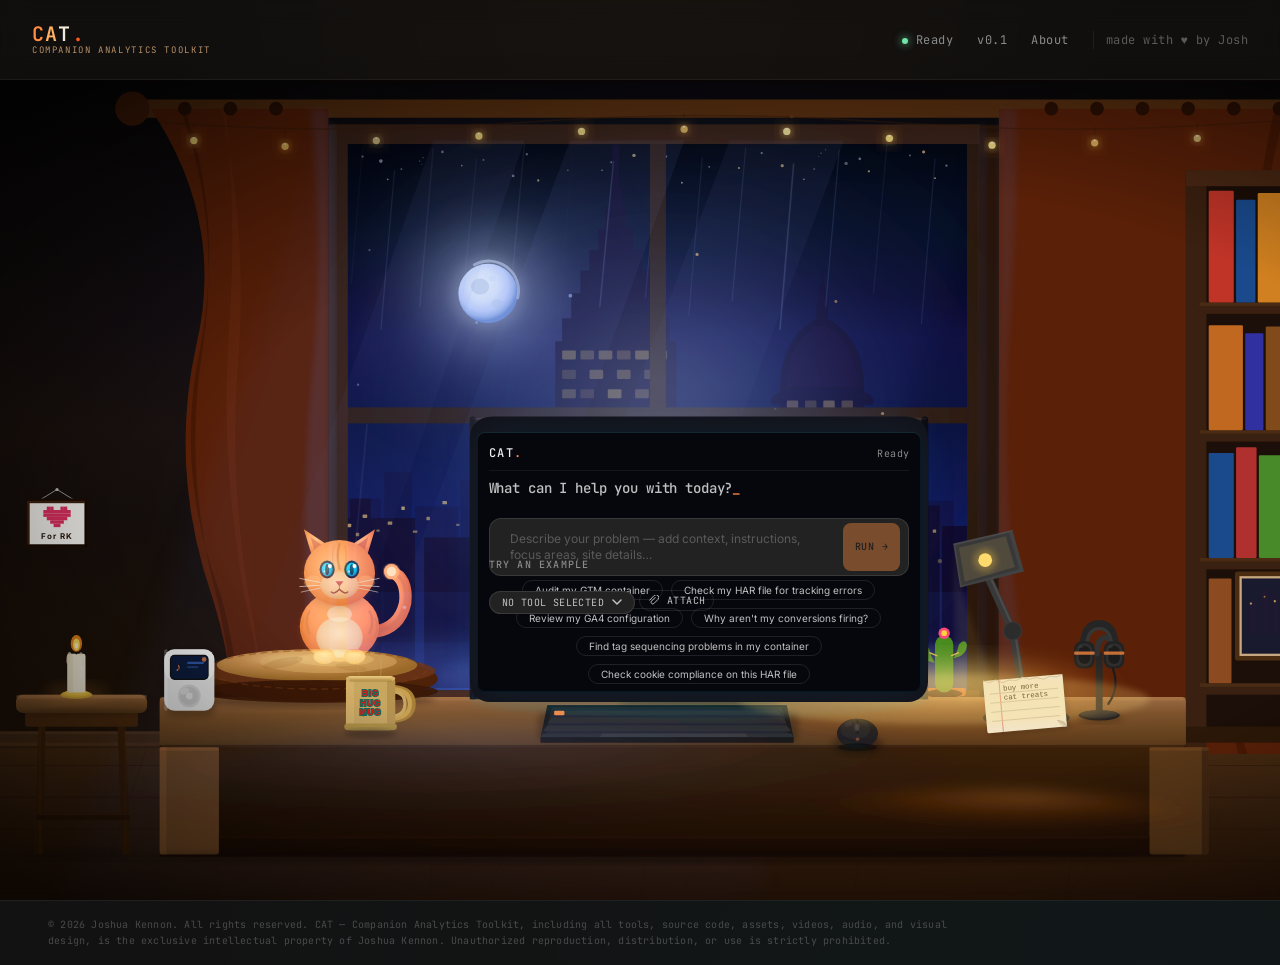
<file: index.html>
<!doctype html>
<html lang="en">
  <head>
    <meta charset="utf-8" />
    <meta name="viewport" content="width=device-width, initial-scale=1" />
    <title>CAT — Companion Analytics Toolkit</title>
    <meta
      name="description"
      content="CAT is the companion analytics toolkit. Audit GTM, check HAR files, review GA4, and route anything else through your orange companion."
    />
    <link
      rel="preconnect"
      href="https://fonts.googleapis.com"
    />
    <link
      rel="preconnect"
      href="https://fonts.gstatic.com"
      crossorigin
    />
    <link
      href="https://fonts.googleapis.com/css2?family=Inter:wght@400;500;600&family=JetBrains+Mono:wght@400;500&display=swap"
      rel="stylesheet"
    />
    <link rel="icon" type="image/svg+xml" href="./favicon.svg"/>
    <link rel="stylesheet" href="./styles/tokens.css" />
    <link rel="stylesheet" href="./styles/base.css" />
    <link rel="stylesheet" href="./styles/components.css" />
    <link rel="stylesheet" href="./styles/scene.css" />
    <link rel="stylesheet" href="./styles/responsive.css" />
  </head>
  <body>
    <div class="app-shell">
      <header class="app-header">
        <div class="wordmark">
          <div class="wordmark__logo">
            <span class="wm-c">C</span><span class="wm-a">A</span><span class="wm-t">T</span><span class="wm-dot">.</span>
          </div>
          <div class="wordmark__tagline">Companion Analytics Toolkit</div>
        </div>
        <div class="header-meta">
          <span><span class="status-dot"></span>Ready</span>
          <span>v0.1</span>
          <a href="./about.html" class="header-nav-link">About</a>
          <span class="header-credit">made with ♥ by Josh</span>
        </div>
      </header>

      <main class="hero" data-hero>
        <!-- Full-bleed atmospheric background -->
        <div class="scene-wrapper" data-scene aria-hidden="true"></div>

        <!-- Cat: absolutely positioned over SVG desk zone by scene.js -->
        <div class="cat-stage hero__cat" data-cat data-state="idle"></div>

        <!-- Monitor face: solid overlay sits above cat, masking cat body behind bezel -->
        <div class="hero__monitor-face" data-monitor-face aria-hidden="true"></div>

        <!-- Monitor UI: absolutely positioned over SVG monitor screen by scene.js -->
        <div class="hero__monitor-ui" data-monitor-ui>
          <div class="monitor-header">
            <span class="monitor-wordmark">CAT<span>.</span></span>
            <span class="monitor-status"><span class="status-dot"></span>Ready</span>
          </div>

          <h1 class="monitor-prompt">What can I help you with today?</h1>

          <form class="composer monitor-composer" data-composer autocomplete="off">
            <div class="composer__attachments" data-attachments hidden></div>

            <div class="composer__row">
              <label class="sr-only" for="composer-input">Describe your problem and add context</label>
              <textarea
                id="composer-input"
                class="composer__input"
                rows="1"
                placeholder="Describe your problem — add context, instructions, focus areas, site details…"
                data-composer-input
              ></textarea>
              <button
                type="submit"
                class="composer__submit"
                data-composer-submit
                disabled
              >
                Run <span class="composer__submit-arrow">→</span>
              </button>
            </div>

            <div class="composer__toolbar">
              <div class="tool-select">
                <button
                  type="button"
                  class="tool-select__trigger"
                  data-tool-trigger
                  aria-haspopup="listbox"
                  aria-expanded="false"
                >
                  <span data-tool-label>No tool selected</span>
                  <svg class="tool-select__caret" viewBox="0 0 10 10" aria-hidden="true">
                    <path d="M 1 3 L 5 7 L 9 3" stroke="currentColor" stroke-width="1.5" fill="none" stroke-linecap="round" stroke-linejoin="round"/>
                  </svg>
                </button>
                <div
                  class="tool-select__menu"
                  data-tool-menu
                  role="listbox"
                  data-open="false"
                ></div>
              </div>

              <button
                type="button"
                class="composer__ghost"
                data-attach-trigger
                aria-label="Attach files"
              >
                <svg class="composer__ghost-icon" viewBox="0 0 16 16" aria-hidden="true">
                  <path d="M10.5 3.5 5 9a2.5 2.5 0 0 0 3.5 3.5l6-6a4 4 0 0 0-5.7-5.7L2.5 7.6" stroke="currentColor" stroke-width="1.4" fill="none" stroke-linecap="round" stroke-linejoin="round"/>
                </svg>
                <span>Attach</span>
              </button>

              <input
                type="file"
                class="sr-only"
                data-file-input
                multiple
                tabindex="-1"
                aria-hidden="true"
              />
            </div>
          </form>

          <div class="suggestions monitor-suggestions" data-examples></div>
        </div>
      </main>
    </div>

    <footer class="legal-footer">
      <p>&copy; 2026 Joshua Kennon. All rights reserved. CAT — Companion Analytics Toolkit, including all tools, source code, assets, videos, audio, and visual design, is the exclusive intellectual property of Joshua Kennon. Unauthorized reproduction, distribution, or use is strictly prohibited.</p>
    </footer>

    <script>
      window.CAT_ASSET_CONFIG = {
        type: "video",
        src: "./new%20assets/hero-main-v2.mp4",
      };
    </script>
    <script type="module" src="./scripts/app.js"></script>
  </body>
</html>
</file>
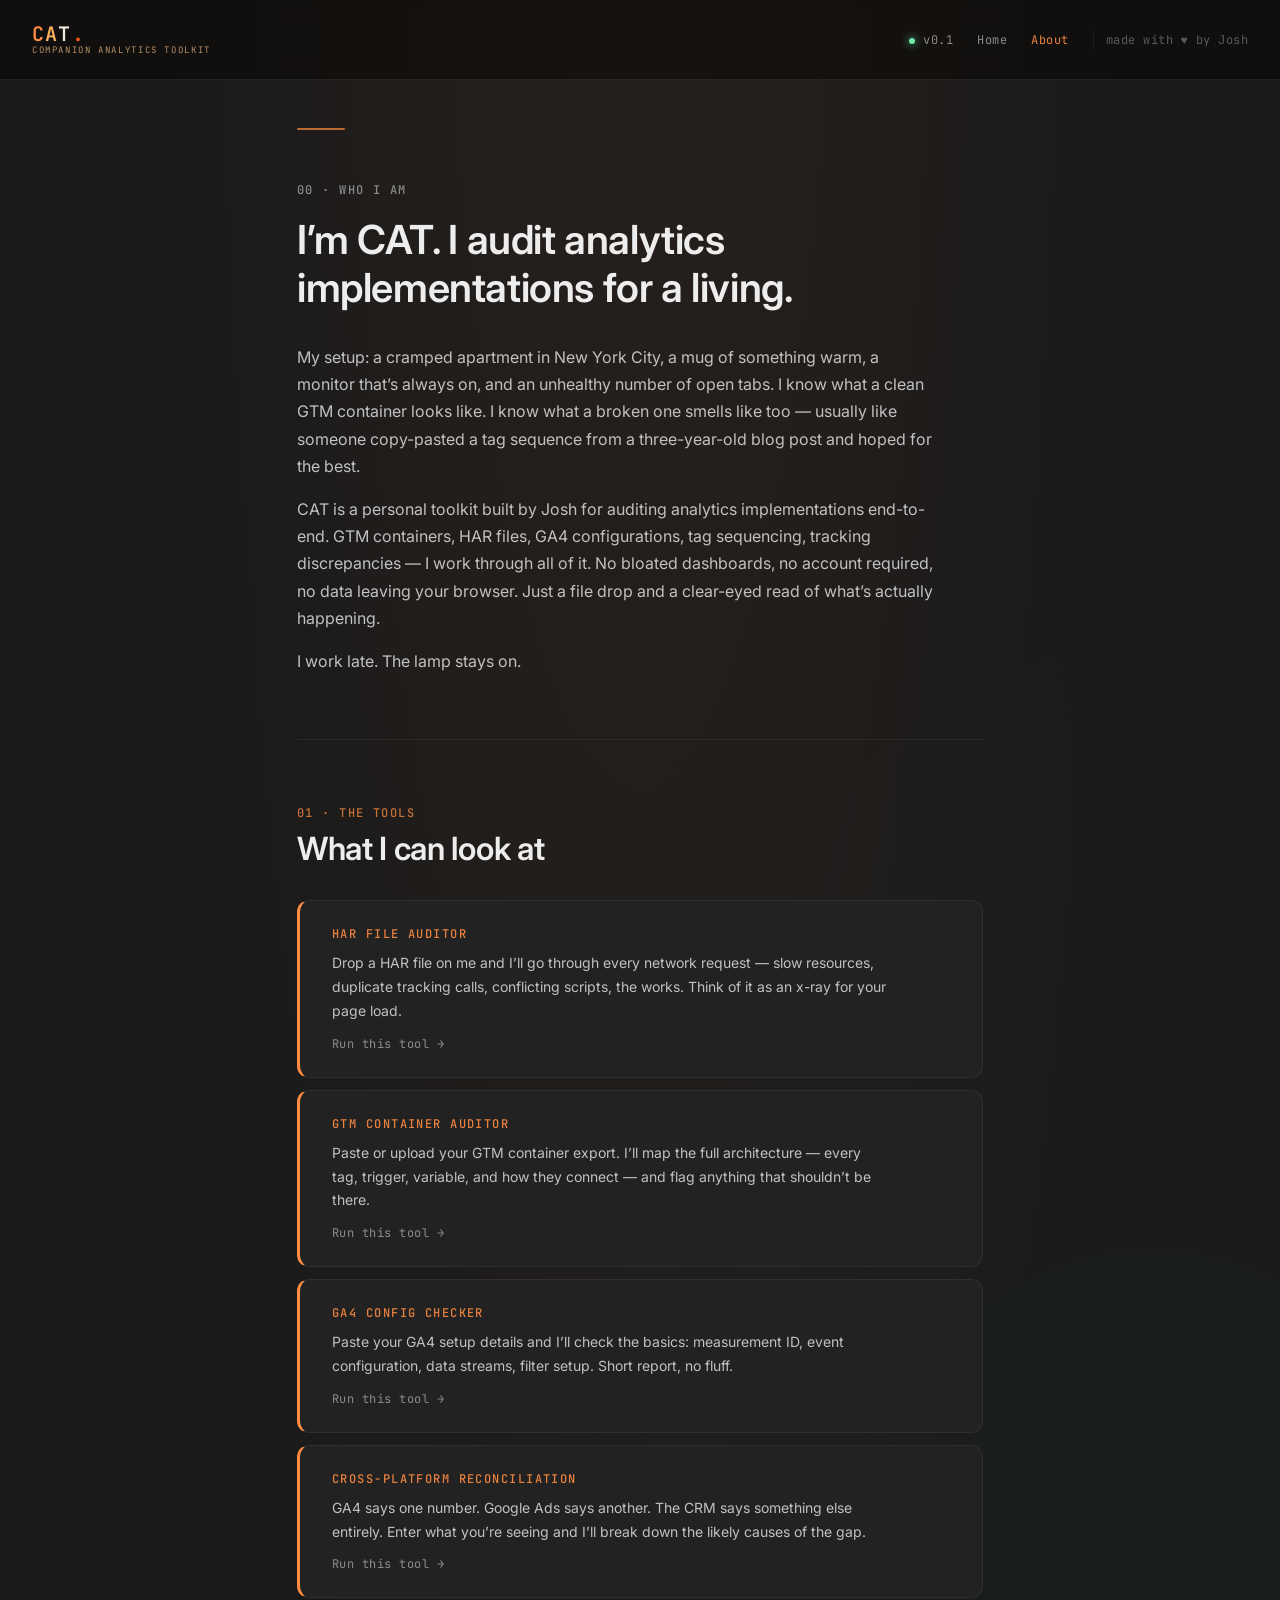
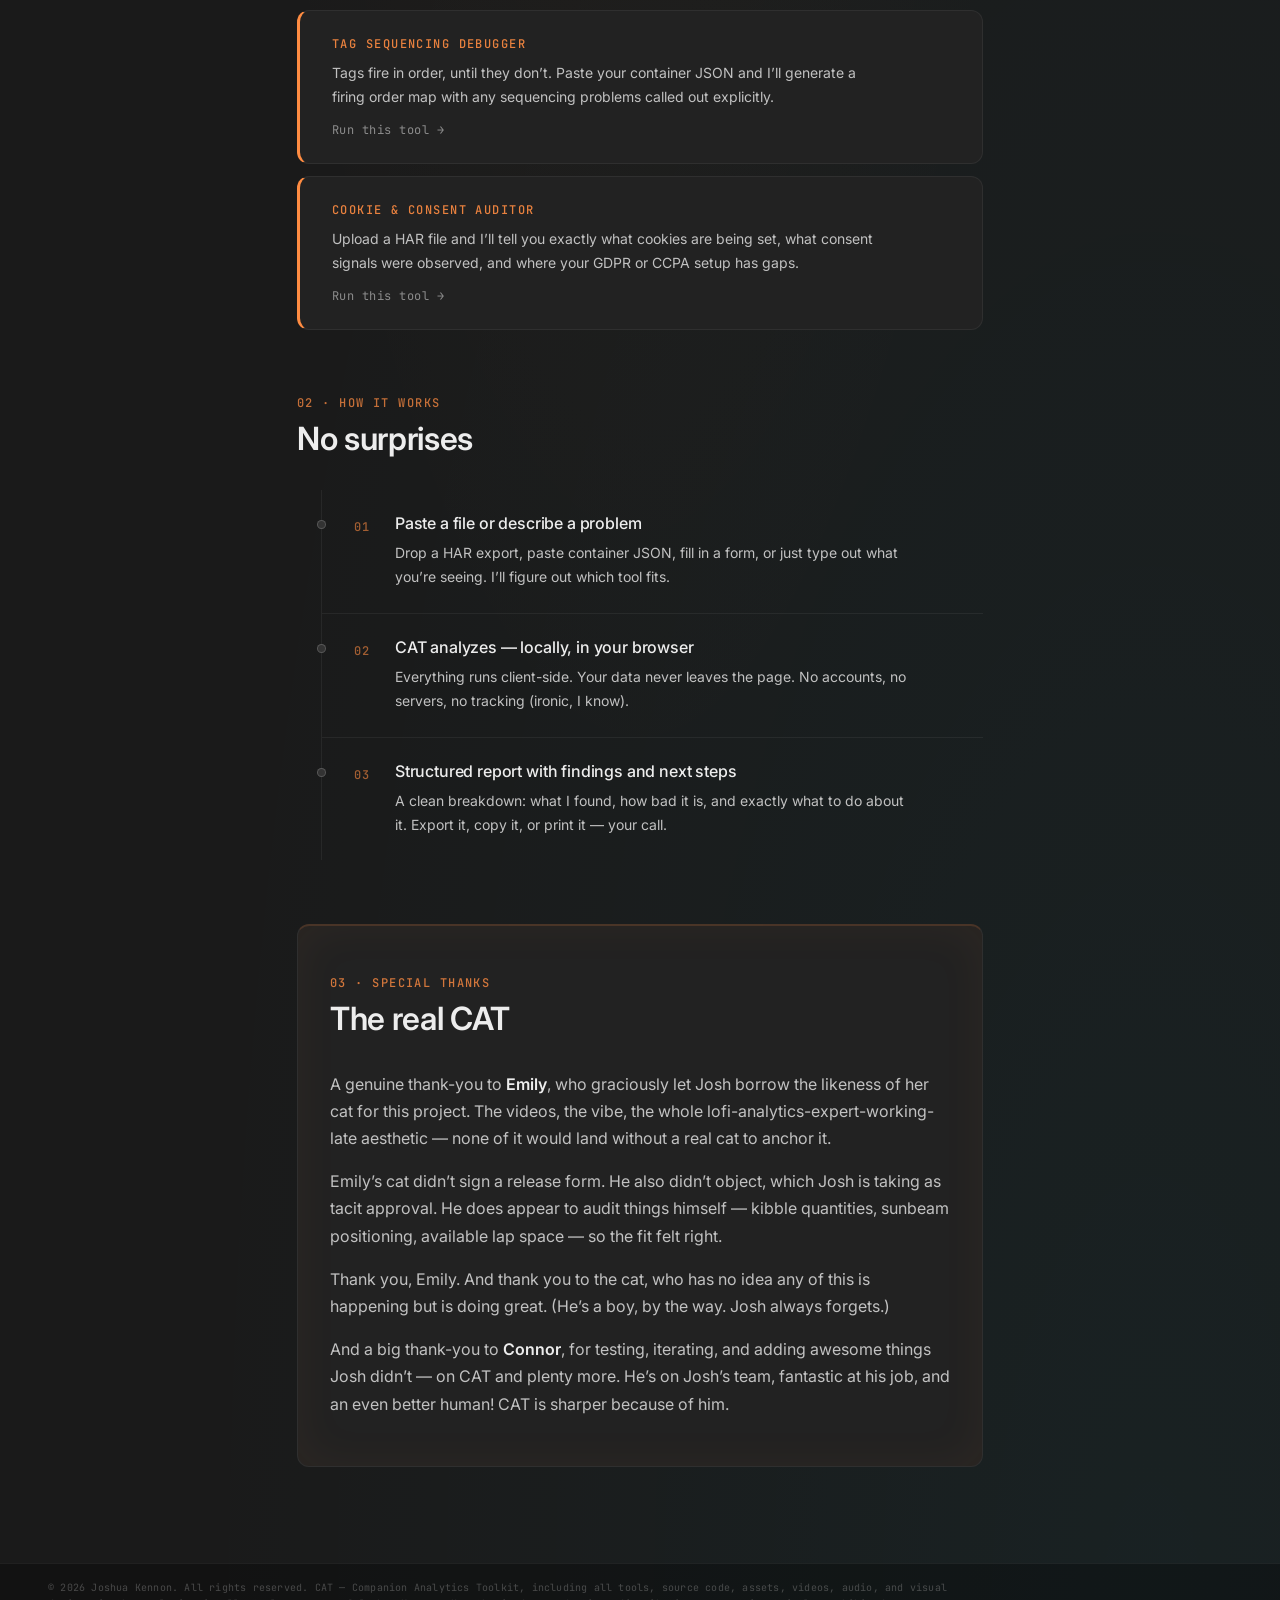
<file: about.html>
<!doctype html>
<html lang="en">
  <head>
    <meta charset="utf-8" />
    <meta name="viewport" content="width=device-width, initial-scale=1" />
    <title>CAT — About</title>
    <meta
      name="description"
      content="CAT is a personal analytics toolkit built for auditing GTM containers, HAR files, GA4 setups, and tracking implementations. Lives in NYC. Works late."
    />
    <link rel="preconnect" href="https://fonts.googleapis.com" />
    <link rel="preconnect" href="https://fonts.gstatic.com" crossorigin />
    <link
      href="https://fonts.googleapis.com/css2?family=Inter:wght@400;500;600&family=JetBrains+Mono:wght@400;500&display=swap"
      rel="stylesheet"
    />
    <link rel="icon" type="image/svg+xml" href="./favicon.svg"/>
    <link rel="stylesheet" href="./styles/tokens.css" />
    <link rel="stylesheet" href="./styles/base.css" />
    <link rel="stylesheet" href="./styles/components.css" />
    <link rel="stylesheet" href="./styles/report.css" />
    <link rel="stylesheet" href="./styles/about.css" />
    <link rel="stylesheet" href="./styles/responsive.css" />
  </head>
  <body class="about-page">
    <div class="app-shell">
      <header class="app-header">
        <a href="./index.html" class="wordmark">
          <div class="wordmark__logo">
            <span class="wm-c">C</span><span class="wm-a">A</span><span class="wm-t">T</span><span class="wm-dot">.</span>
          </div>
          <div class="wordmark__tagline">Companion Analytics Toolkit</div>
        </a>
        <div class="header-meta">
          <span><span class="status-dot"></span>v0.1</span>
          <a href="./index.html" class="header-nav-link">Home</a>
          <span class="header-nav-link header-nav-link--active" aria-current="page">About</span>
          <span class="header-credit">made with ♥ by Josh</span>
        </div>
      </header>

      <div class="about-layout">
        <article class="about-article">

          <!-- ── Hero ──────────────────────────────────────────────────────── -->
          <section class="about-hero" aria-labelledby="about-hero-title">
            <div class="about-hero__eyebrow">
              <span class="eyebrow">00 · Who I Am</span>
            </div>
            <h1 class="about-hero__title" id="about-hero-title">
              I&rsquo;m CAT. I audit analytics<br class="about-hero__break" /> implementations for a living.
            </h1>
            <div class="about-hero__body">
              <p>
                My setup: a cramped apartment in New York City, a mug of something warm, a monitor that&rsquo;s always on, and an unhealthy number of open tabs. I know what a clean GTM container looks like. I know what a broken one smells like too — usually like someone copy-pasted a tag sequence from a three-year-old blog post and hoped for the best.
              </p>
              <p>
                CAT is a personal toolkit built by Josh for auditing analytics implementations end-to-end. GTM containers, HAR files, GA4 configurations, tag sequencing, tracking discrepancies — I work through all of it. No bloated dashboards, no account required, no data leaving your browser. Just a file drop and a clear-eyed read of what&rsquo;s actually happening.
              </p>
              <p>
                I work late. The lamp stays on.
              </p>
            </div>
          </section>

          <!-- ── Tools ─────────────────────────────────────────────────────── -->
          <section class="about-section" id="tools" aria-labelledby="tools-title">
            <header class="about-section__head">
              <span class="eyebrow">01 · The Tools</span>
              <h2 class="about-section__title" id="tools-title">What I can look at</h2>
            </header>

            <div class="tool-menu">

              <div class="tool-menu__item">
                <div class="tool-menu__item-label">
                  <span class="tool-menu__item-id eyebrow">HAR File Auditor</span>
                </div>
                <p class="tool-menu__item-desc">
                  Drop a HAR file on me and I&rsquo;ll go through every network request — slow resources, duplicate tracking calls, conflicting scripts, the works. Think of it as an x-ray for your page load.
                </p>
                <a href="./index.html" class="tool-menu__cta">Run this tool →</a>
              </div>

              <div class="tool-menu__item">
                <div class="tool-menu__item-label">
                  <span class="tool-menu__item-id eyebrow">GTM Container Auditor</span>
                </div>
                <p class="tool-menu__item-desc">
                  Paste or upload your GTM container export. I&rsquo;ll map the full architecture — every tag, trigger, variable, and how they connect — and flag anything that shouldn&rsquo;t be there.
                </p>
                <a href="./index.html" class="tool-menu__cta">Run this tool →</a>
              </div>

              <div class="tool-menu__item">
                <div class="tool-menu__item-label">
                  <span class="tool-menu__item-id eyebrow">GA4 Config Checker</span>
                </div>
                <p class="tool-menu__item-desc">
                  Paste your GA4 setup details and I&rsquo;ll check the basics: measurement ID, event configuration, data streams, filter setup. Short report, no fluff.
                </p>
                <a href="./index.html" class="tool-menu__cta">Run this tool →</a>
              </div>

              <div class="tool-menu__item">
                <div class="tool-menu__item-label">
                  <span class="tool-menu__item-id eyebrow">Cross-Platform Reconciliation</span>
                </div>
                <p class="tool-menu__item-desc">
                  GA4 says one number. Google Ads says another. The CRM says something else entirely. Enter what you&rsquo;re seeing and I&rsquo;ll break down the likely causes of the gap.
                </p>
                <a href="./index.html" class="tool-menu__cta">Run this tool →</a>
              </div>

              <div class="tool-menu__item">
                <div class="tool-menu__item-label">
                  <span class="tool-menu__item-id eyebrow">Tag Sequencing Debugger</span>
                </div>
                <p class="tool-menu__item-desc">
                  Tags fire in order, until they don&rsquo;t. Paste your container JSON and I&rsquo;ll generate a firing order map with any sequencing problems called out explicitly.
                </p>
                <a href="./index.html" class="tool-menu__cta">Run this tool →</a>
              </div>

              <div class="tool-menu__item">
                <div class="tool-menu__item-label">
                  <span class="tool-menu__item-id eyebrow">Cookie &amp; Consent Auditor</span>
                </div>
                <p class="tool-menu__item-desc">
                  Upload a HAR file and I&rsquo;ll tell you exactly what cookies are being set, what consent signals were observed, and where your GDPR or CCPA setup has gaps.
                </p>
                <a href="./index.html" class="tool-menu__cta">Run this tool →</a>
              </div>

            </div>
          </section>

          <!-- ── How It Works ───────────────────────────────────────────────── -->
          <section class="about-section" id="how-it-works" aria-labelledby="how-title">
            <header class="about-section__head">
              <span class="eyebrow">02 · How It Works</span>
              <h2 class="about-section__title" id="how-title">No surprises</h2>
            </header>

            <div class="how-steps">
              <div class="how-step">
                <span class="how-step__num eyebrow">01</span>
                <div class="how-step__content">
                  <h3 class="how-step__title">Paste a file or describe a problem</h3>
                  <p>Drop a HAR export, paste container JSON, fill in a form, or just type out what you&rsquo;re seeing. I&rsquo;ll figure out which tool fits.</p>
                </div>
              </div>
              <div class="how-step">
                <span class="how-step__num eyebrow">02</span>
                <div class="how-step__content">
                  <h3 class="how-step__title">CAT analyzes — locally, in your browser</h3>
                  <p>Everything runs client-side. Your data never leaves the page. No accounts, no servers, no tracking (ironic, I know).</p>
                </div>
              </div>
              <div class="how-step">
                <span class="how-step__num eyebrow">03</span>
                <div class="how-step__content">
                  <h3 class="how-step__title">Structured report with findings and next steps</h3>
                  <p>A clean breakdown: what I found, how bad it is, and exactly what to do about it. Export it, copy it, or print it — your call.</p>
                </div>
              </div>
            </div>
          </section>

          <!-- ── Special Thanks ─────────────────────────────────────────────── -->
          <section class="about-section about-section--thanks" id="thanks" aria-labelledby="thanks-title">
            <header class="about-section__head">
              <span class="eyebrow">03 · Special Thanks</span>
              <h2 class="about-section__title" id="thanks-title">The real CAT</h2>
            </header>

            <div class="thanks-body">
              <p>
                A genuine thank-you to <strong>Emily</strong>, who graciously let Josh borrow the likeness of her cat for this project. The videos, the vibe, the whole lofi-analytics-expert-working-late aesthetic — none of it would land without a real cat to anchor it.
              </p>
              <p>
                Emily&rsquo;s cat didn&rsquo;t sign a release form. He also didn&rsquo;t object, which Josh is taking as tacit approval. He does appear to audit things himself — kibble quantities, sunbeam positioning, available lap space — so the fit felt right.
              </p>
              <p>
                Thank you, Emily. And thank you to the cat, who has no idea any of this is happening but is doing great. (He&rsquo;s a boy, by the way. Josh always forgets.)
              </p>
              <p>
                And a big thank-you to <strong>Connor</strong>, for testing, iterating, and adding awesome things Josh didn&rsquo;t &mdash; on CAT and plenty more. He&rsquo;s on Josh&rsquo;s team, fantastic at his job, and an even better human! CAT is sharper because of him.
              </p>
            </div>
          </section>

        </article>
      </div>
    </div>

    <script type="module">
      import { mountMusicPlayer } from "./scripts/music-player.js";
      mountMusicPlayer(null);
    </script>

    <footer class="legal-footer">
      <p>&copy; 2026 Joshua Kennon. All rights reserved. CAT — Companion Analytics Toolkit, including all tools, source code, assets, videos, audio, and visual design, is the exclusive intellectual property of Joshua Kennon. Unauthorized reproduction, distribution, or use is strictly prohibited.</p>
    </footer>
  </body>
</html>
</file>
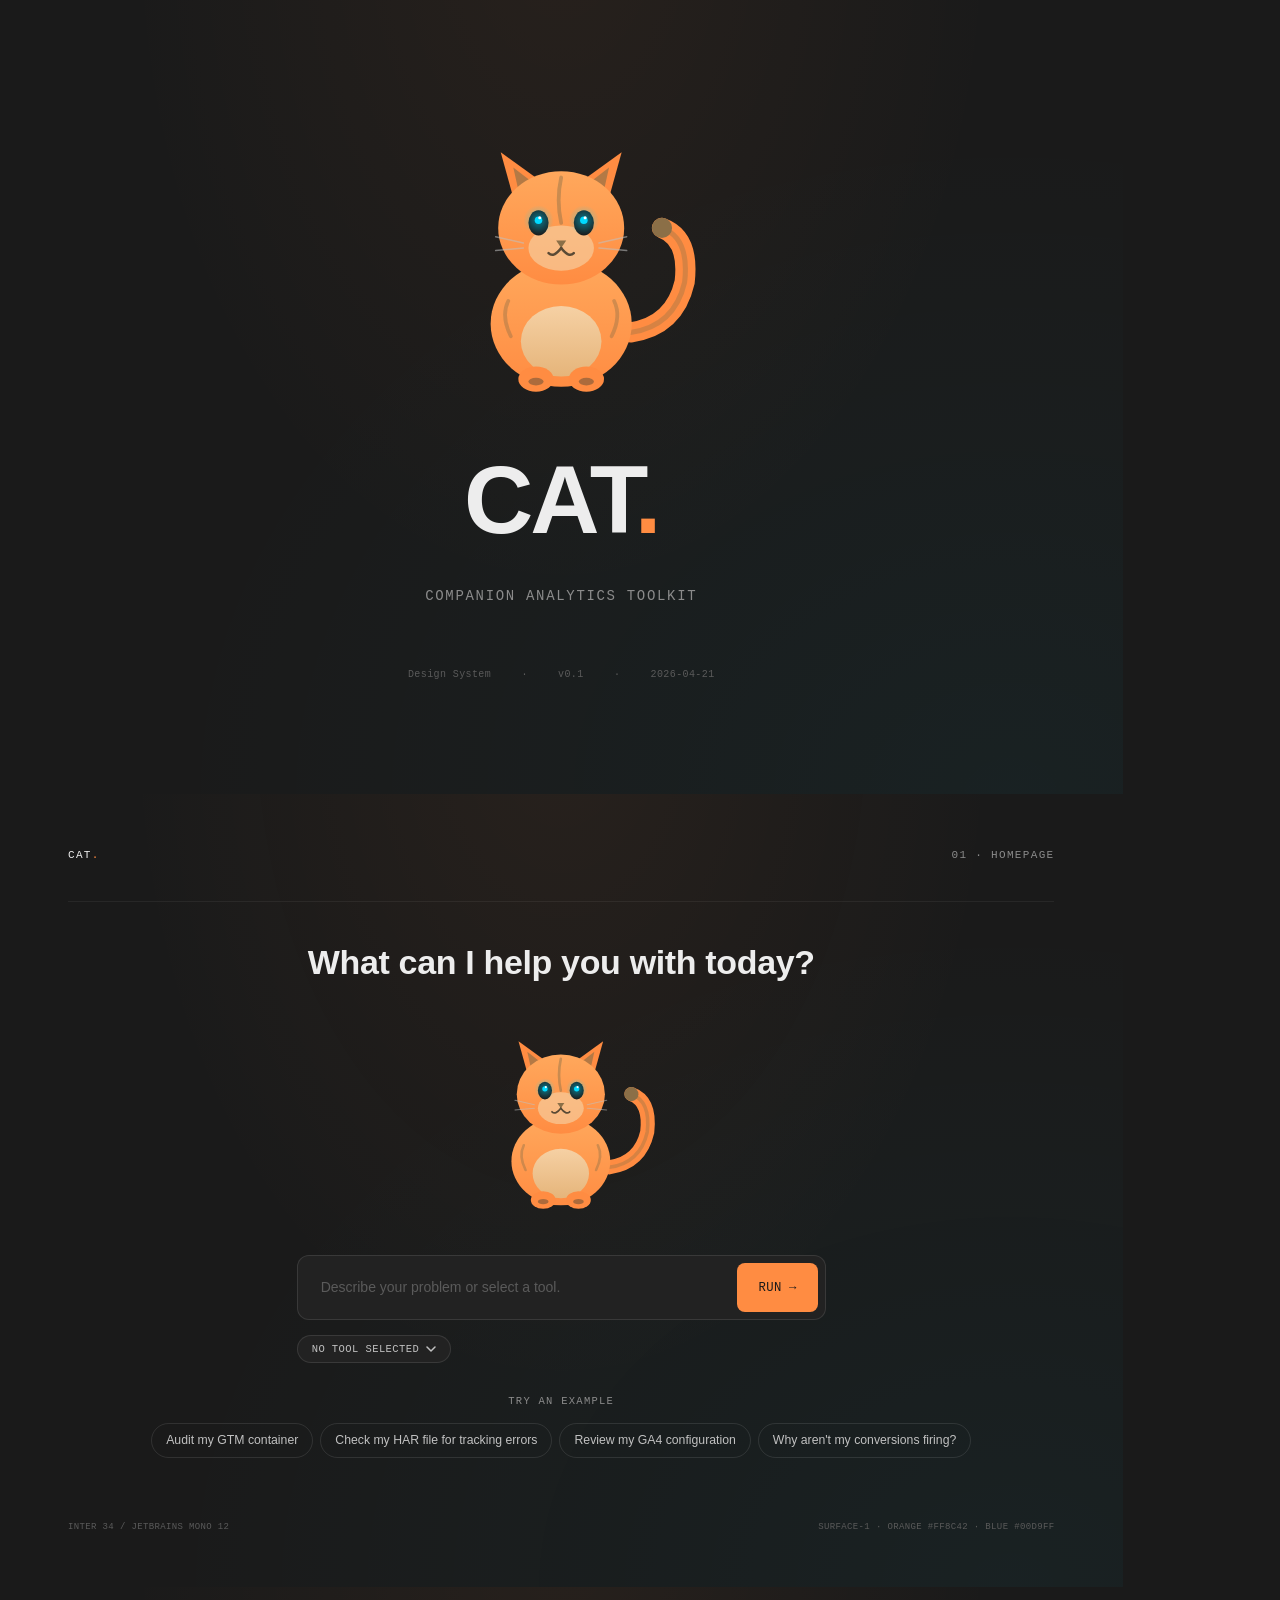
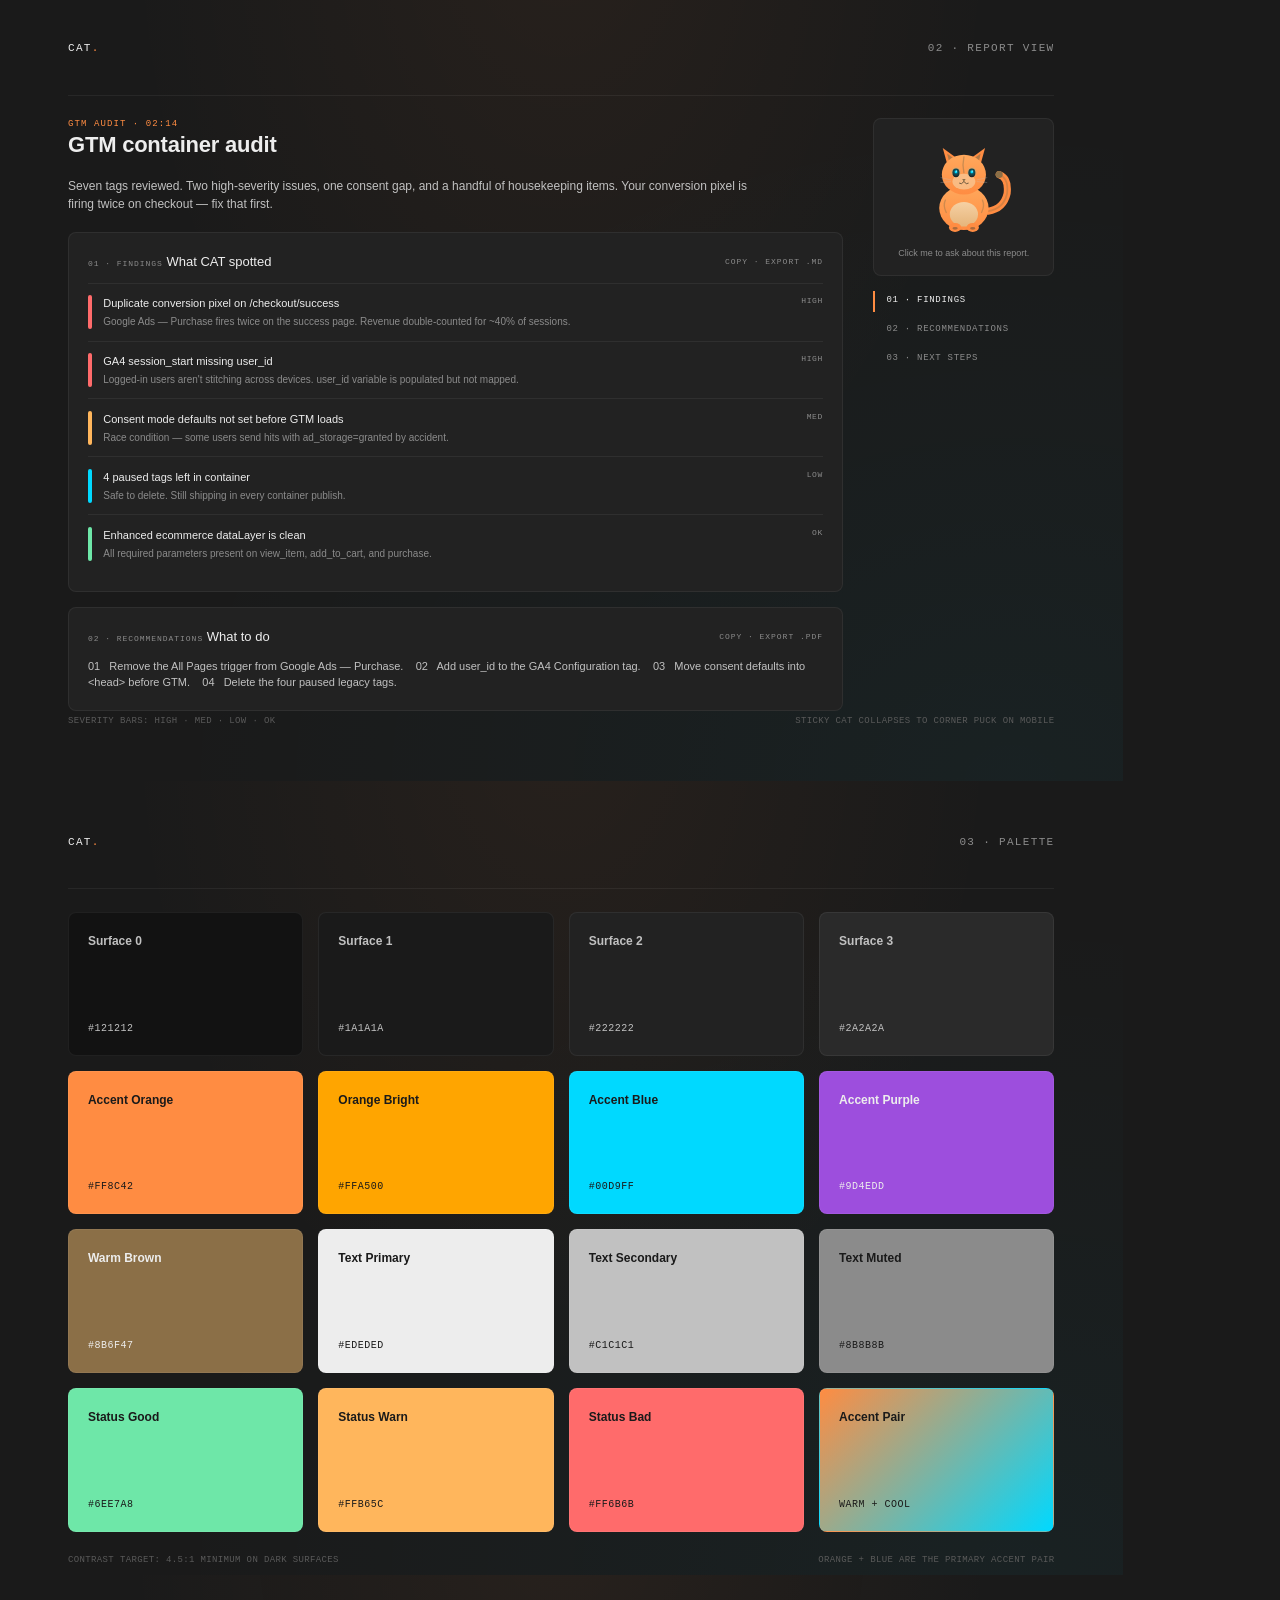
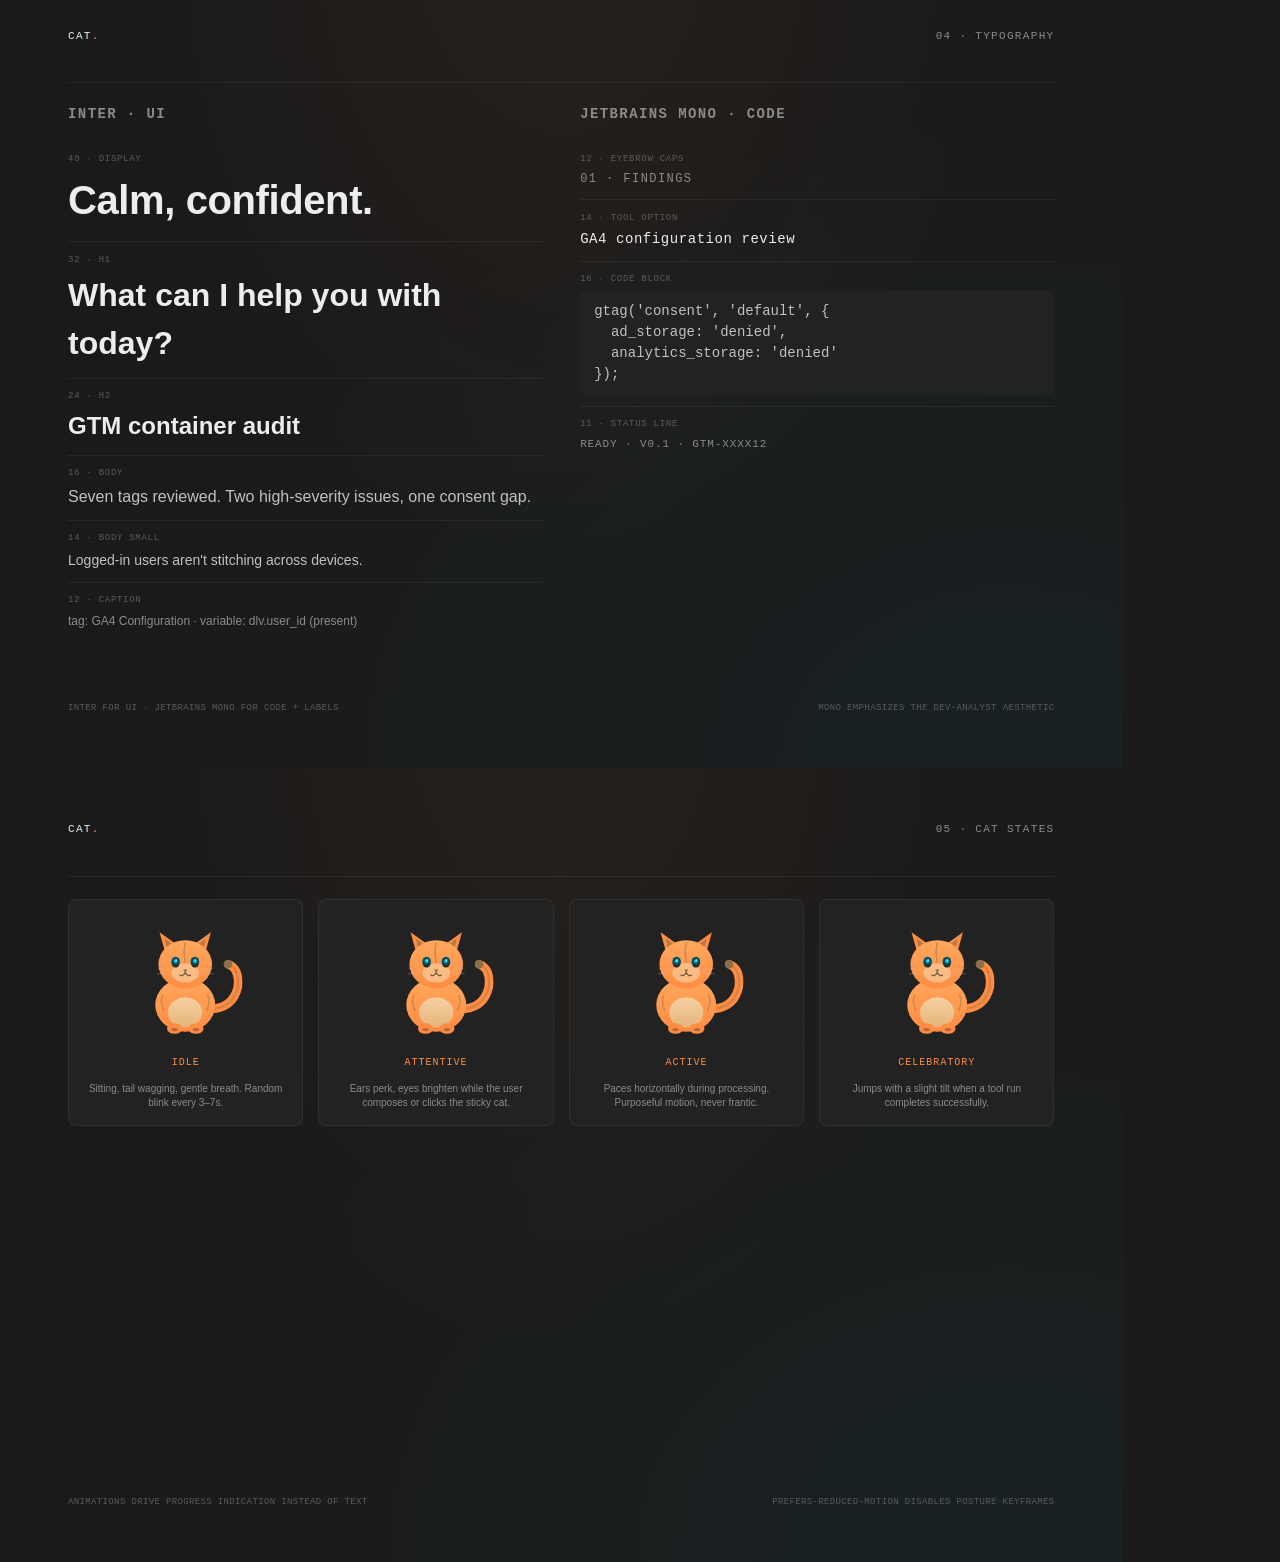
<file: print.html>
<!doctype html>
<html lang="en">
<head>
<meta charset="utf-8">
<title>CAT — Design System Preview</title>
<link rel="stylesheet" href="styles/tokens.css">
<link rel="stylesheet" href="styles/base.css">
<link rel="stylesheet" href="styles/components.css">
<link rel="stylesheet" href="styles/report.css">
<link rel="stylesheet" href="styles/print.css">
</head>
<body>

<!-- SVG template, reused via <use>. preserveAspectRatio handled per-instance. -->
<svg width="0" height="0" style="position:absolute" aria-hidden="true">
  <defs>
    <linearGradient id="cat-body-grad" x1="0" y1="0" x2="0" y2="1">
      <stop offset="0%" stop-color="#ffa85c"/>
      <stop offset="100%" stop-color="#ff8c42"/>
    </linearGradient>
    <linearGradient id="cat-belly-grad" x1="0" y1="0" x2="0" y2="1">
      <stop offset="0%" stop-color="#f5d5ab"/>
      <stop offset="100%" stop-color="#e3b87f"/>
    </linearGradient>
    <radialGradient id="cat-eye-glow" cx="0.5" cy="0.5" r="0.5">
      <stop offset="0%" stop-color="#00d9ff" stop-opacity="0.9"/>
      <stop offset="100%" stop-color="#00d9ff" stop-opacity="0"/>
    </radialGradient>
    <symbol id="cat-symbol" viewBox="0 0 240 240">
      <g class="cat__tail">
        <path d="M 175 175 Q 210 170 218 135 Q 222 100 200 92" stroke="#ff8c42" stroke-width="16" stroke-linecap="round" fill="none"/>
        <path d="M 175 175 Q 210 170 218 135 Q 222 100 200 92" stroke="#8b6f47" stroke-width="4" stroke-linecap="round" fill="none" opacity="0.35"/>
        <circle cx="200" cy="92" r="8" fill="#8b6f47"/>
      </g>
      <g class="cat__body">
        <ellipse cx="120" cy="168" rx="56" ry="50" fill="url(#cat-body-grad)"/>
        <ellipse cx="120" cy="182" rx="32" ry="28" fill="url(#cat-belly-grad)" opacity="0.92"/>
        <path d="M 78 150 Q 72 162 80 178" stroke="#8b6f47" stroke-width="3" stroke-linecap="round" fill="none" opacity="0.4"/>
        <path d="M 162 150 Q 168 162 160 178" stroke="#8b6f47" stroke-width="3" stroke-linecap="round" fill="none" opacity="0.4"/>
        <ellipse cx="100" cy="212" rx="14" ry="10" fill="#ff8c42"/>
        <ellipse cx="140" cy="212" rx="14" ry="10" fill="#ff8c42"/>
        <ellipse cx="100" cy="214" rx="6" ry="3" fill="#5a4a35" opacity="0.5"/>
        <ellipse cx="140" cy="214" rx="6" ry="3" fill="#5a4a35" opacity="0.5"/>
      </g>
      <g class="cat__head">
        <path d="M 82 68 L 72 32 L 108 58 Z" fill="#ff8c42"/>
        <path d="M 86 62 L 82 44 L 100 58 Z" fill="#8b6f47" opacity="0.65"/>
        <path d="M 158 68 L 168 32 L 132 58 Z" fill="#ff8c42"/>
        <path d="M 154 62 L 158 44 L 140 58 Z" fill="#8b6f47" opacity="0.65"/>
        <ellipse cx="120" cy="92" rx="50" ry="45" fill="url(#cat-body-grad)"/>
        <path d="M 120 52 Q 116 70 120 88" stroke="#8b6f47" stroke-width="3" stroke-linecap="round" fill="none" opacity="0.45"/>
        <ellipse cx="120" cy="108" rx="26" ry="18" fill="#f5d5ab" opacity="0.6"/>
        <ellipse cx="102" cy="88" rx="8" ry="10" fill="#1a1a1a"/>
        <ellipse cx="138" cy="88" rx="8" ry="10" fill="#1a1a1a"/>
        <circle cx="102" cy="86" r="12" fill="url(#cat-eye-glow)" opacity="0.55"/>
        <circle cx="138" cy="86" r="12" fill="url(#cat-eye-glow)" opacity="0.55"/>
        <circle cx="102" cy="86" r="3" fill="#00d9ff"/>
        <circle cx="138" cy="86" r="3" fill="#00d9ff"/>
        <circle cx="103" cy="84" r="1.2" fill="#ffffff"/>
        <circle cx="139" cy="84" r="1.2" fill="#ffffff"/>
        <path d="M 116 102 L 124 102 L 120 108 Z" fill="#8b6f47"/>
        <path d="M 120 108 Q 114 116 110 112" stroke="#5a4a35" stroke-width="2" fill="none" stroke-linecap="round"/>
        <path d="M 120 108 Q 126 116 130 112" stroke="#5a4a35" stroke-width="2" fill="none" stroke-linecap="round"/>
        <g stroke="#c1c1c1" stroke-width="1.2" stroke-linecap="round" opacity="0.55">
          <line x1="90" y1="104" x2="68" y2="99"/>
          <line x1="90" y1="108" x2="68" y2="110"/>
          <line x1="150" y1="104" x2="172" y2="99"/>
          <line x1="150" y1="108" x2="172" y2="110"/>
        </g>
      </g>
    </symbol>
  </defs>
</svg>

<!-- =============================== COVER =============================== -->
<section class="sheet cover">
  <svg class="cover__cat" viewBox="0 0 240 240"><use href="#cat-symbol"/></svg>
  <h1 class="cover__title">CAT<span>.</span></h1>
  <div class="cover__tagline">Companion Analytics Toolkit</div>
  <div class="cover__meta">
    <span>Design System</span>
    <span>·</span>
    <span>v0.1</span>
    <span>·</span>
    <span>2026-04-21</span>
  </div>
</section>

<!-- =============================== HOMEPAGE =============================== -->
<section class="sheet">
  <header class="sheet__header">
    <span class="wordmark">CAT<span>.</span></span>
    <span>01 · Homepage</span>
  </header>

  <div class="preview-hero">
    <h1 class="preview-hero__prompt">What can I help you with today?</h1>
    <svg class="preview-hero__cat" viewBox="0 0 240 240"><use href="#cat-symbol"/></svg>

    <form class="composer preview-hero__composer">
      <div class="composer__row">
        <div class="composer__input" style="padding:14px 16px; color:#5a5a5a;">Describe your problem or select a tool.</div>
        <button type="button" class="composer__submit">Run <span class="composer__submit-arrow">→</span></button>
      </div>
      <div class="tool-select">
        <button type="button" class="tool-select__trigger">
          <span>No tool selected</span>
          <svg class="tool-select__caret" viewBox="0 0 10 10"><path d="M 1 3 L 5 7 L 9 3" stroke="currentColor" stroke-width="1.5" fill="none" stroke-linecap="round" stroke-linejoin="round"/></svg>
        </button>
      </div>
    </form>

    <div class="suggestions">
      <div class="eyebrow suggestions__label">Try an example</div>
      <span class="chip">Audit my GTM container</span>
      <span class="chip">Check my HAR file for tracking errors</span>
      <span class="chip">Review my GA4 configuration</span>
      <span class="chip">Why aren't my conversions firing?</span>
    </div>
  </div>

  <footer class="sheet__footer">
    <span>Inter 34 / JetBrains Mono 12</span>
    <span>Surface-1 · Orange #ff8c42 · Blue #00d9ff</span>
  </footer>
</section>

<!-- =============================== REPORT =============================== -->
<section class="sheet">
  <header class="sheet__header">
    <span class="wordmark">CAT<span>.</span></span>
    <span>02 · Report view</span>
  </header>

  <div class="preview-report">
    <div class="preview-report__main">
      <div>
        <div class="sheet__section-label">GTM AUDIT · 02:14</div>
        <h2 class="preview-report__title">GTM container audit</h2>
      </div>
      <p class="preview-report__summary">
        Seven tags reviewed. Two high-severity issues, one consent gap, and a handful of
        housekeeping items. Your conversion pixel is firing twice on checkout — fix that first.
      </p>

      <div class="preview-report__sections">
        <div class="preview-report__section">
          <div class="preview-report__section-title">
            <span><span class="eyebrow">01 · Findings</span> What CAT spotted</span>
            <span class="eyebrow">Copy · Export .md</span>
          </div>
          <div class="preview-report__finding" data-severity="high">
            <span class="preview-report__finding-bar"></span>
            <div>
              <div class="preview-report__finding-title">Duplicate conversion pixel on /checkout/success</div>
              <div class="preview-report__finding-detail">Google Ads — Purchase fires twice on the success page. Revenue double-counted for ~40% of sessions.</div>
            </div>
            <span class="preview-report__finding-tag">High</span>
          </div>
          <div class="preview-report__finding" data-severity="high">
            <span class="preview-report__finding-bar"></span>
            <div>
              <div class="preview-report__finding-title">GA4 session_start missing user_id</div>
              <div class="preview-report__finding-detail">Logged-in users aren't stitching across devices. user_id variable is populated but not mapped.</div>
            </div>
            <span class="preview-report__finding-tag">High</span>
          </div>
          <div class="preview-report__finding" data-severity="medium">
            <span class="preview-report__finding-bar"></span>
            <div>
              <div class="preview-report__finding-title">Consent mode defaults not set before GTM loads</div>
              <div class="preview-report__finding-detail">Race condition — some users send hits with ad_storage=granted by accident.</div>
            </div>
            <span class="preview-report__finding-tag">Med</span>
          </div>
          <div class="preview-report__finding" data-severity="low">
            <span class="preview-report__finding-bar"></span>
            <div>
              <div class="preview-report__finding-title">4 paused tags left in container</div>
              <div class="preview-report__finding-detail">Safe to delete. Still shipping in every container publish.</div>
            </div>
            <span class="preview-report__finding-tag">Low</span>
          </div>
          <div class="preview-report__finding" data-severity="ok">
            <span class="preview-report__finding-bar"></span>
            <div>
              <div class="preview-report__finding-title">Enhanced ecommerce dataLayer is clean</div>
              <div class="preview-report__finding-detail">All required parameters present on view_item, add_to_cart, and purchase.</div>
            </div>
            <span class="preview-report__finding-tag">OK</span>
          </div>
        </div>

        <div class="preview-report__section">
          <div class="preview-report__section-title">
            <span><span class="eyebrow">02 · Recommendations</span> What to do</span>
            <span class="eyebrow">Copy · Export .pdf</span>
          </div>
          <div style="font-size:11px; color:var(--text-secondary); line-height:1.5;">
            01 &nbsp; Remove the All Pages trigger from Google Ads — Purchase. &nbsp;&nbsp;
            02 &nbsp; Add user_id to the GA4 Configuration tag. &nbsp;&nbsp;
            03 &nbsp; Move consent defaults into &lt;head&gt; before GTM. &nbsp;&nbsp;
            04 &nbsp; Delete the four paused legacy tags.
          </div>
        </div>
      </div>
    </div>

    <aside class="preview-report__aside">
      <div class="preview-report__aside-cat">
        <svg class="cat" viewBox="0 0 240 240"><use href="#cat-symbol"/></svg>
        <div class="preview-report__aside-label">Click me to ask about this report.</div>
      </div>
      <nav class="preview-report__toc">
        <a aria-current="true">01 · Findings</a>
        <a>02 · Recommendations</a>
        <a>03 · Next steps</a>
      </nav>
    </aside>
  </div>

  <footer class="sheet__footer">
    <span>Severity bars: high · med · low · ok</span>
    <span>Sticky cat collapses to corner puck on mobile</span>
  </footer>
</section>

<!-- =============================== PALETTE =============================== -->
<section class="sheet">
  <header class="sheet__header">
    <span class="wordmark">CAT<span>.</span></span>
    <span>03 · Palette</span>
  </header>

  <div class="palette-grid">
    <div class="swatch" style="background:#121212; color:#c1c1c1;">
      <div class="swatch__name">Surface 0</div>
      <div class="swatch__meta">#121212</div>
    </div>
    <div class="swatch" style="background:#1a1a1a; color:#c1c1c1;">
      <div class="swatch__name">Surface 1</div>
      <div class="swatch__meta">#1a1a1a</div>
    </div>
    <div class="swatch" style="background:#222222; color:#c1c1c1;">
      <div class="swatch__name">Surface 2</div>
      <div class="swatch__meta">#222222</div>
    </div>
    <div class="swatch" style="background:#2a2a2a; color:#c1c1c1;">
      <div class="swatch__name">Surface 3</div>
      <div class="swatch__meta">#2a2a2a</div>
    </div>

    <div class="swatch" style="background:#ff8c42; color:#1a1a1a;">
      <div class="swatch__name">Accent Orange</div>
      <div class="swatch__meta">#ff8c42</div>
    </div>
    <div class="swatch" style="background:#ffa500; color:#1a1a1a;">
      <div class="swatch__name">Orange Bright</div>
      <div class="swatch__meta">#ffa500</div>
    </div>
    <div class="swatch" style="background:#00d9ff; color:#1a1a1a;">
      <div class="swatch__name">Accent Blue</div>
      <div class="swatch__meta">#00d9ff</div>
    </div>
    <div class="swatch" style="background:#9d4edd; color:#ededed;">
      <div class="swatch__name">Accent Purple</div>
      <div class="swatch__meta">#9d4edd</div>
    </div>

    <div class="swatch" style="background:#8b6f47; color:#ededed;">
      <div class="swatch__name">Warm Brown</div>
      <div class="swatch__meta">#8b6f47</div>
    </div>
    <div class="swatch" style="background:#ededed; color:#1a1a1a;">
      <div class="swatch__name">Text Primary</div>
      <div class="swatch__meta">#ededed</div>
    </div>
    <div class="swatch" style="background:#c1c1c1; color:#1a1a1a;">
      <div class="swatch__name">Text Secondary</div>
      <div class="swatch__meta">#c1c1c1</div>
    </div>
    <div class="swatch" style="background:#8b8b8b; color:#1a1a1a;">
      <div class="swatch__name">Text Muted</div>
      <div class="swatch__meta">#8b8b8b</div>
    </div>

    <div class="swatch" style="background:#6ee7a8; color:#1a1a1a;">
      <div class="swatch__name">Status Good</div>
      <div class="swatch__meta">#6ee7a8</div>
    </div>
    <div class="swatch" style="background:#ffb65c; color:#1a1a1a;">
      <div class="swatch__name">Status Warn</div>
      <div class="swatch__meta">#ffb65c</div>
    </div>
    <div class="swatch" style="background:#ff6b6b; color:#1a1a1a;">
      <div class="swatch__name">Status Bad</div>
      <div class="swatch__meta">#ff6b6b</div>
    </div>
    <div class="swatch" style="background:linear-gradient(135deg, #ff8c42, #00d9ff); color:#1a1a1a;">
      <div class="swatch__name">Accent Pair</div>
      <div class="swatch__meta">Warm + Cool</div>
    </div>
  </div>

  <footer class="sheet__footer">
    <span>Contrast target: 4.5:1 minimum on dark surfaces</span>
    <span>Orange + Blue are the primary accent pair</span>
  </footer>
</section>

<!-- =============================== TYPOGRAPHY =============================== -->
<section class="sheet">
  <header class="sheet__header">
    <span class="wordmark">CAT<span>.</span></span>
    <span>04 · Typography</span>
  </header>

  <div class="type-specimen">
    <div class="type-specimen__col">
      <h2>Inter · UI</h2>
      <div class="type-sample">
        <div class="type-sample__label">40 · Display</div>
        <div class="type-sample__display" style="font-size:40px; font-weight:600; letter-spacing:-0.01em;">Calm, confident.</div>
      </div>
      <div class="type-sample">
        <div class="type-sample__label">32 · H1</div>
        <div class="type-sample__display" style="font-size:32px; font-weight:600;">What can I help you with today?</div>
      </div>
      <div class="type-sample">
        <div class="type-sample__label">24 · H2</div>
        <div class="type-sample__display" style="font-size:24px; font-weight:600;">GTM container audit</div>
      </div>
      <div class="type-sample">
        <div class="type-sample__label">16 · Body</div>
        <div class="type-sample__display" style="font-size:16px; color:#c1c1c1;">Seven tags reviewed. Two high-severity issues, one consent gap.</div>
      </div>
      <div class="type-sample">
        <div class="type-sample__label">14 · Body small</div>
        <div class="type-sample__display" style="font-size:14px; color:#c1c1c1;">Logged-in users aren't stitching across devices.</div>
      </div>
      <div class="type-sample">
        <div class="type-sample__label">12 · Caption</div>
        <div class="type-sample__display" style="font-size:12px; color:#8b8b8b;">tag: GA4 Configuration · variable: dlv.user_id (present)</div>
      </div>
    </div>

    <div class="type-specimen__col">
      <h2>JetBrains Mono · Code</h2>
      <div class="type-sample">
        <div class="type-sample__label">12 · Eyebrow caps</div>
        <div class="type-sample__display" style="font-family:var(--font-mono); font-size:12px; letter-spacing:0.12em; text-transform:uppercase; color:#8b8b8b;">01 · Findings</div>
      </div>
      <div class="type-sample">
        <div class="type-sample__label">14 · Tool option</div>
        <div class="type-sample__display" style="font-family:var(--font-mono); font-size:14px; letter-spacing:0.04em;">GA4 configuration review</div>
      </div>
      <div class="type-sample">
        <div class="type-sample__label">16 · Code block</div>
        <pre class="type-sample__display" style="font-family:var(--font-mono); font-size:14px; color:#c1c1c1; background:#222; padding:10px 14px; border-radius:6px; margin:0;">gtag('consent', 'default', {
  ad_storage: 'denied',
  analytics_storage: 'denied'
});</pre>
      </div>
      <div class="type-sample">
        <div class="type-sample__label">11 · Status line</div>
        <div class="type-sample__display" style="font-family:var(--font-mono); font-size:11px; letter-spacing:0.08em; text-transform:uppercase; color:#8b8b8b;">Ready · v0.1 · GTM-XXXX12</div>
      </div>
    </div>
  </div>

  <footer class="sheet__footer">
    <span>Inter for UI · JetBrains Mono for code + labels</span>
    <span>Mono emphasizes the dev-analyst aesthetic</span>
  </footer>
</section>

<!-- =============================== CAT STATES =============================== -->
<section class="sheet">
  <header class="sheet__header">
    <span class="wordmark">CAT<span>.</span></span>
    <span>05 · Cat states</span>
  </header>

  <div class="cat-states">
    <div class="cat-state">
      <svg class="cat" viewBox="0 0 240 240"><use href="#cat-symbol"/></svg>
      <div class="cat-state__name">Idle</div>
      <div class="cat-state__desc">Sitting, tail wagging, gentle breath. Random blink every 3–7s.</div>
    </div>
    <div class="cat-state">
      <svg class="cat" viewBox="0 0 240 240"><use href="#cat-symbol"/></svg>
      <div class="cat-state__name">Attentive</div>
      <div class="cat-state__desc">Ears perk, eyes brighten while the user composes or clicks the sticky cat.</div>
    </div>
    <div class="cat-state">
      <svg class="cat" viewBox="0 0 240 240"><use href="#cat-symbol"/></svg>
      <div class="cat-state__name">Active</div>
      <div class="cat-state__desc">Paces horizontally during processing. Purposeful motion, never frantic.</div>
    </div>
    <div class="cat-state">
      <svg class="cat" viewBox="0 0 240 240"><use href="#cat-symbol"/></svg>
      <div class="cat-state__name">Celebratory</div>
      <div class="cat-state__desc">Jumps with a slight tilt when a tool run completes successfully.</div>
    </div>
  </div>

  <footer class="sheet__footer">
    <span>Animations drive progress indication instead of text</span>
    <span>prefers-reduced-motion disables posture keyframes</span>
  </footer>
</section>

</body>
</html>
</file>
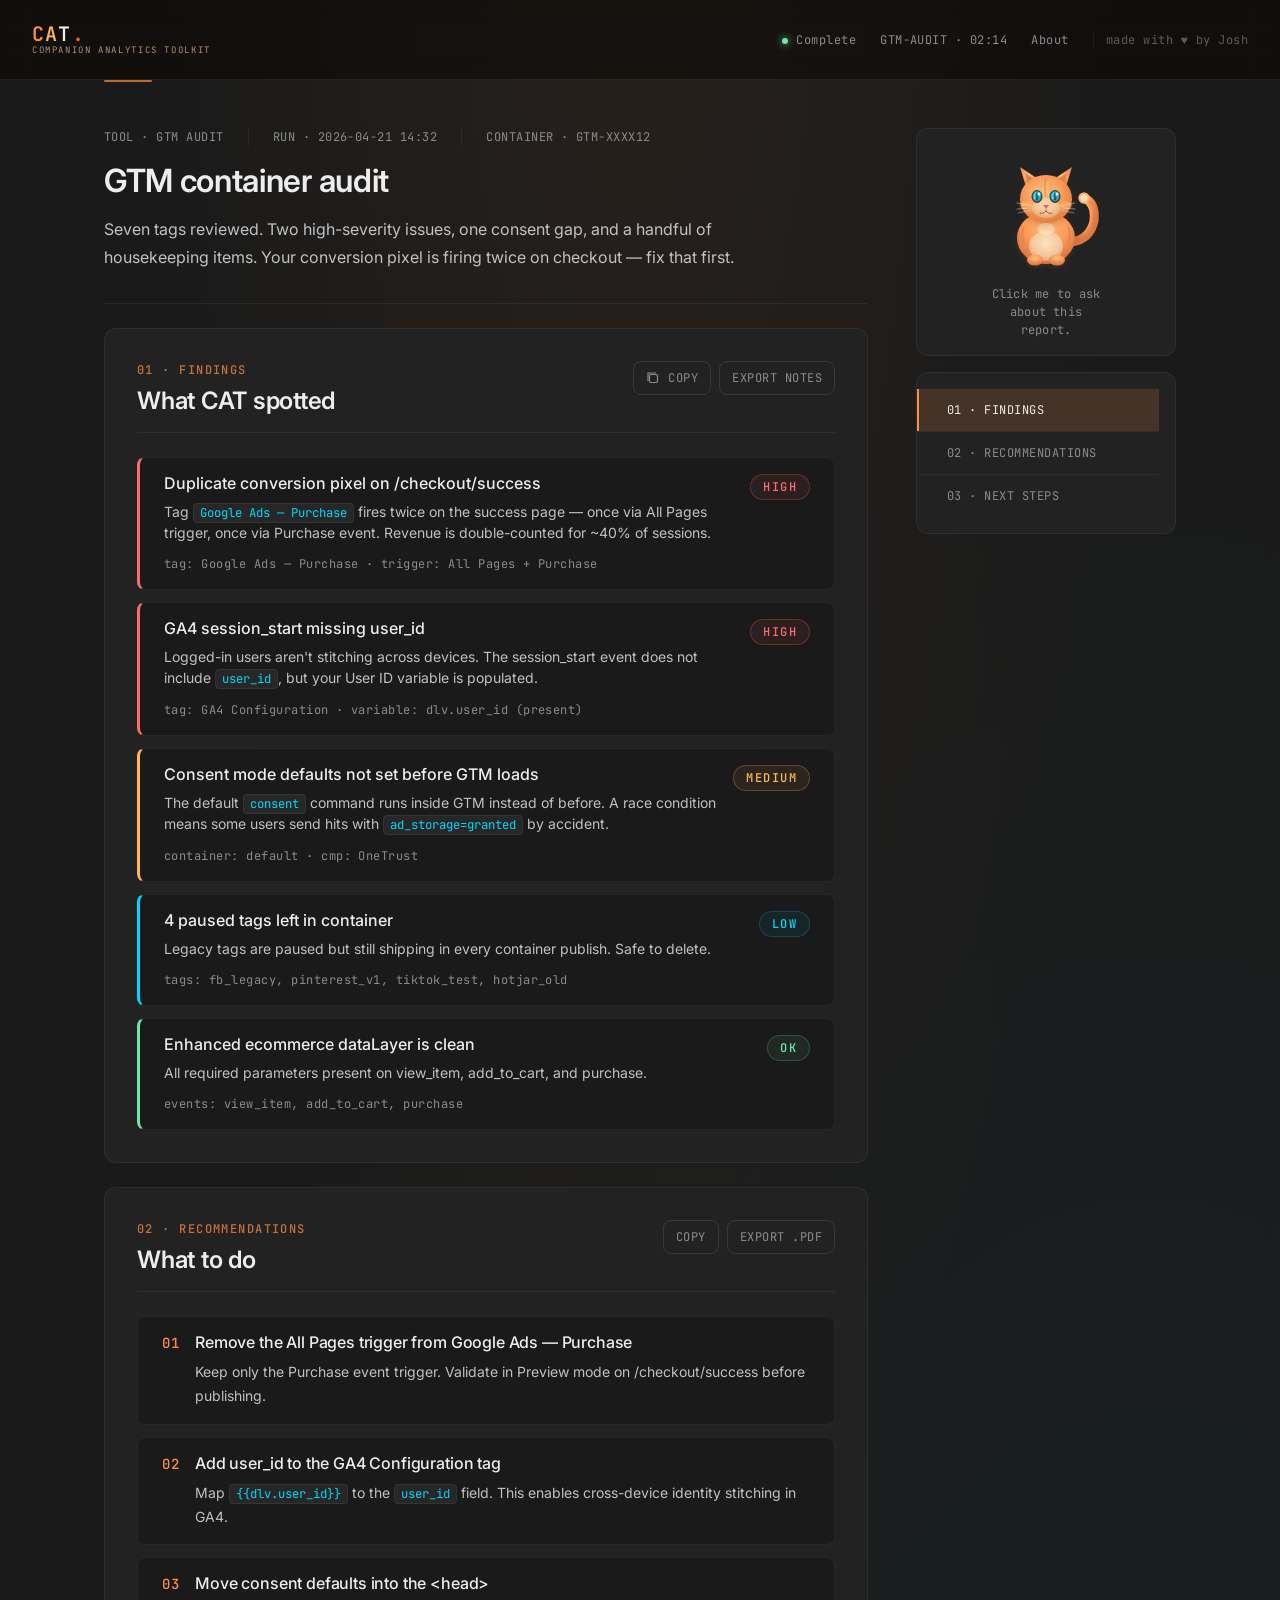
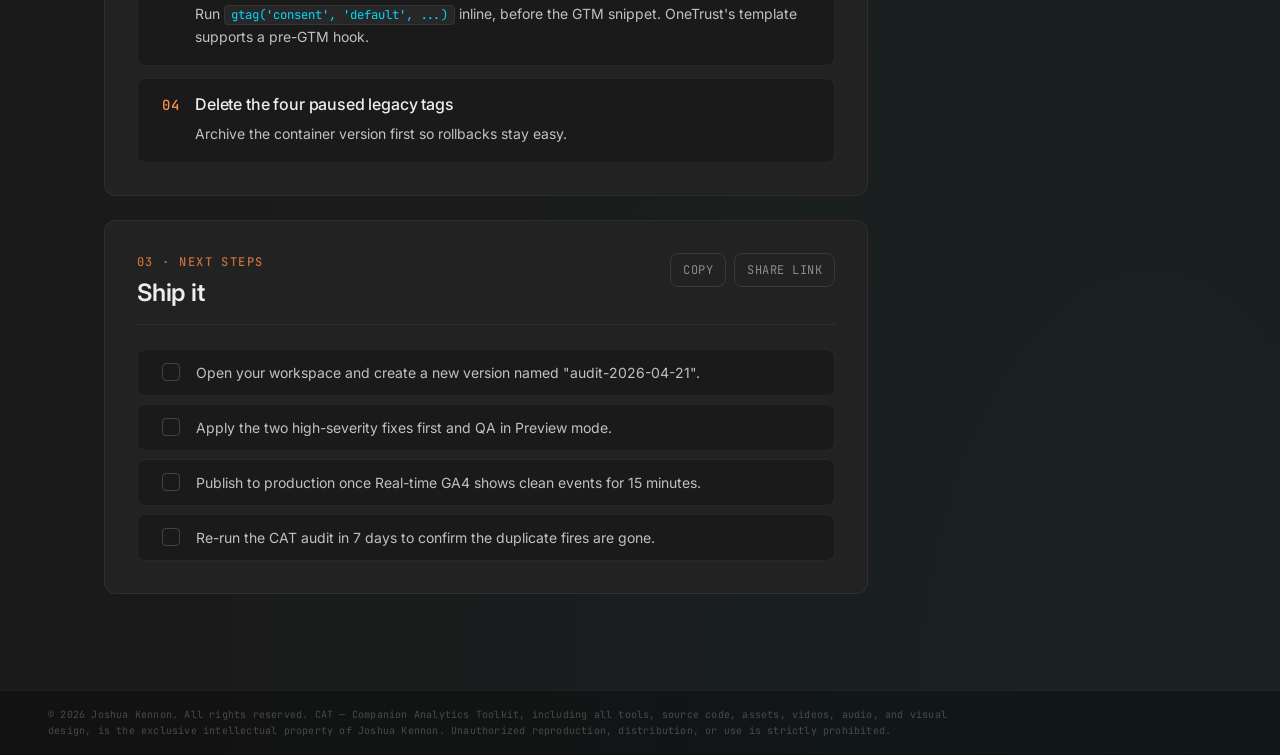
<file: report.html>
<!doctype html>
<html lang="en">
  <head>
    <meta charset="utf-8" />
    <meta name="viewport" content="width=device-width, initial-scale=1" />
    <title>CAT — GTM Audit Report</title>
    <link
      rel="preconnect"
      href="https://fonts.googleapis.com"
    />
    <link
      rel="preconnect"
      href="https://fonts.gstatic.com"
      crossorigin
    />
    <link
      href="https://fonts.googleapis.com/css2?family=Inter:wght@400;500;600&family=JetBrains+Mono:wght@400;500&display=swap"
      rel="stylesheet"
    />
    <link rel="icon" type="image/svg+xml" href="./favicon.svg"/>
    <link rel="stylesheet" href="./styles/tokens.css" />
    <link rel="stylesheet" href="./styles/base.css" />
    <link rel="stylesheet" href="./styles/components.css" />
    <link rel="stylesheet" href="./styles/scene.css" />
    <link rel="stylesheet" href="./styles/report.css" />
    <link rel="stylesheet" href="./styles/report-chat.css" />
    <link rel="stylesheet" href="./styles/responsive.css" />
  </head>
  <body class="report-page">
    <div class="app-shell">
      <header class="app-header">
        <a href="./index.html" class="wordmark">
          <div class="wordmark__logo">
            <span class="wm-c">C</span><span class="wm-a">A</span><span class="wm-t">T</span><span class="wm-dot">.</span>
          </div>
          <div class="wordmark__tagline">Companion Analytics Toolkit</div>
        </a>
        <div class="header-meta">
          <span><span class="status-dot"></span>Complete</span>
          <span>GTM-AUDIT · 02:14</span>
          <a href="./about.html" class="header-nav-link">About</a>
          <span class="header-credit">made with ♥ by Josh</span>
        </div>
      </header>

      <div class="report-layout">
        <article>
          <header class="report-header">
            <div class="report-header__meta">
              <span>Tool · GTM audit</span>
              <span>Run · 2026-04-21 14:32</span>
              <span>Container · GTM-XXXX12</span>
            </div>
            <h1 class="report-header__title">GTM container audit</h1>
            <p class="report-header__summary">
              Seven tags reviewed. Two high-severity issues, one consent gap,
              and a handful of housekeeping items. Your conversion pixel is
              firing twice on checkout — fix that first.
            </p>
          </header>

          <!-- Dynamic result from tool run — populated by cat-transition.js if navigated from homepage -->
          <div id="tool-result" class="tool-result"></div>

          <div class="report-sections">
            <!-- Findings -->
            <section class="report-section" id="findings" aria-labelledby="findings-title">
              <header class="report-section__head">
                <div class="report-section__title-group">
                  <span class="eyebrow">01 · Findings</span>
                  <h2 class="report-section__title" id="findings-title">What CAT spotted</h2>
                </div>
                <div class="report-section__actions">
                  <button class="icon-button" data-copy="#findings-body" type="button">
                    <svg viewBox="0 0 14 14" fill="none" aria-hidden="true">
                      <rect x="3.5" y="3.5" width="8" height="8" rx="1.5" stroke="currentColor" stroke-width="1.2"/>
                      <path d="M 2 10 L 2 2 L 10 2" stroke="currentColor" stroke-width="1.2" fill="none"/>
                    </svg>
                    Copy
                  </button>
                  <button class="icon-button" data-export="markdown" type="button">Export notes</button>
                </div>
              </header>

              <div class="findings" id="findings-body">
                <div class="finding" data-severity="high">
                  <span class="finding__severity" aria-hidden="true"></span>
                  <div class="finding__body">
                    <div class="finding__title">Duplicate conversion pixel on /checkout/success</div>
                    <div class="finding__detail">
                      Tag <code>Google Ads — Purchase</code> fires twice on the success page —
                      once via All Pages trigger, once via Purchase event. Revenue is
                      double-counted for ~40% of sessions.
                    </div>
                    <div class="finding__meta">tag: Google Ads — Purchase · trigger: All Pages + Purchase</div>
                  </div>
                  <span class="finding__tag">High</span>
                </div>

                <div class="finding" data-severity="high">
                  <span class="finding__severity" aria-hidden="true"></span>
                  <div class="finding__body">
                    <div class="finding__title">GA4 session_start missing user_id</div>
                    <div class="finding__detail">
                      Logged-in users aren't stitching across devices. The session_start
                      event does not include <code>user_id</code>, but your User ID variable
                      is populated.
                    </div>
                    <div class="finding__meta">tag: GA4 Configuration · variable: dlv.user_id (present)</div>
                  </div>
                  <span class="finding__tag">High</span>
                </div>

                <div class="finding" data-severity="medium">
                  <span class="finding__severity" aria-hidden="true"></span>
                  <div class="finding__body">
                    <div class="finding__title">Consent mode defaults not set before GTM loads</div>
                    <div class="finding__detail">
                      The default <code>consent</code> command runs inside GTM instead of before.
                      A race condition means some users send hits with
                      <code>ad_storage=granted</code> by accident.
                    </div>
                    <div class="finding__meta">container: default · cmp: OneTrust</div>
                  </div>
                  <span class="finding__tag">Medium</span>
                </div>

                <div class="finding" data-severity="low">
                  <span class="finding__severity" aria-hidden="true"></span>
                  <div class="finding__body">
                    <div class="finding__title">4 paused tags left in container</div>
                    <div class="finding__detail">
                      Legacy tags are paused but still shipping in every container publish.
                      Safe to delete.
                    </div>
                    <div class="finding__meta">tags: fb_legacy, pinterest_v1, tiktok_test, hotjar_old</div>
                  </div>
                  <span class="finding__tag">Low</span>
                </div>

                <div class="finding" data-severity="ok">
                  <span class="finding__severity" aria-hidden="true"></span>
                  <div class="finding__body">
                    <div class="finding__title">Enhanced ecommerce dataLayer is clean</div>
                    <div class="finding__detail">
                      All required parameters present on view_item, add_to_cart, and purchase.
                    </div>
                    <div class="finding__meta">events: view_item, add_to_cart, purchase</div>
                  </div>
                  <span class="finding__tag">OK</span>
                </div>
              </div>
            </section>

            <!-- Recommendations -->
            <section class="report-section" id="recommendations" aria-labelledby="recs-title">
              <header class="report-section__head">
                <div class="report-section__title-group">
                  <span class="eyebrow">02 · Recommendations</span>
                  <h2 class="report-section__title" id="recs-title">What to do</h2>
                </div>
                <div class="report-section__actions">
                  <button class="icon-button" data-copy="#recs-body" type="button">Copy</button>
                  <button class="icon-button" data-export="pdf" type="button">Export .pdf</button>
                </div>
              </header>

              <ol class="recommendations" id="recs-body">
                <li class="recommendation">
                  <div class="recommendation__body">
                    <h4>Remove the All Pages trigger from Google Ads — Purchase</h4>
                    <p>
                      Keep only the Purchase event trigger. Validate in Preview mode on
                      /checkout/success before publishing.
                    </p>
                  </div>
                </li>
                <li class="recommendation">
                  <div class="recommendation__body">
                    <h4>Add user_id to the GA4 Configuration tag</h4>
                    <p>
                      Map <code>{{dlv.user_id}}</code> to the <code>user_id</code> field. This
                      enables cross-device identity stitching in GA4.
                    </p>
                  </div>
                </li>
                <li class="recommendation">
                  <div class="recommendation__body">
                    <h4>Move consent defaults into the &lt;head&gt;</h4>
                    <p>
                      Run <code>gtag('consent', 'default', ...)</code> inline, before the GTM
                      snippet. OneTrust's template supports a pre-GTM hook.
                    </p>
                  </div>
                </li>
                <li class="recommendation">
                  <div class="recommendation__body">
                    <h4>Delete the four paused legacy tags</h4>
                    <p>
                      Archive the container version first so rollbacks stay easy.
                    </p>
                  </div>
                </li>
              </ol>
            </section>

            <!-- Next steps -->
            <section class="report-section" id="next-steps" aria-labelledby="next-title">
              <header class="report-section__head">
                <div class="report-section__title-group">
                  <span class="eyebrow">03 · Next steps</span>
                  <h2 class="report-section__title" id="next-title">Ship it</h2>
                </div>
                <div class="report-section__actions">
                  <button class="icon-button" data-copy="#next-body" type="button">Copy</button>
                  <button class="icon-button" data-export="share" type="button">Share link</button>
                </div>
              </header>

              <div class="next-steps" id="next-body">
                <div class="next-step">
                  <span class="next-step__check" aria-hidden="true"></span>
                  Open your workspace and create a new version named "audit-2026-04-21".
                </div>
                <div class="next-step">
                  <span class="next-step__check" aria-hidden="true"></span>
                  Apply the two high-severity fixes first and QA in Preview mode.
                </div>
                <div class="next-step">
                  <span class="next-step__check" aria-hidden="true"></span>
                  Publish to production once Real-time GA4 shows clean events for 15 minutes.
                </div>
                <div class="next-step">
                  <span class="next-step__check" aria-hidden="true"></span>
                  Re-run the CAT audit in 7 days to confirm the duplicate fires are gone.
                </div>
              </div>
            </section>
          </div>
        </article>

        <aside class="report-aside">
          <div class="aside-cat">
            <div class="cat-stage" data-cat data-state="idle"></div>
            <div class="aside-cat__label">Click me to ask about this report.</div>
          </div>
          <nav class="aside-toc" aria-label="Report sections">
            <a href="#findings" aria-current="true">01 · Findings</a>
            <a href="#recommendations">02 · Recommendations</a>
            <a href="#next-steps">03 · Next steps</a>
          </nav>
        </aside>
      </div>
    </div>

    <footer class="legal-footer">
      <p>&copy; 2026 Joshua Kennon. All rights reserved. CAT — Companion Analytics Toolkit, including all tools, source code, assets, videos, audio, and visual design, is the exclusive intellectual property of Joshua Kennon. Unauthorized reproduction, distribution, or use is strictly prohibited.</p>
    </footer>

    <script>
      window.CAT_ASSET_CONFIG = {
        type: "video",
        src: "./new%20assets/hero-main-v2.mp4",
      };
    </script>
    <script type="module" src="./scripts/report.js"></script>
  </body>
</html>
</file>
<file: styles/tokens.css>
/* CAT — Design Tokens
 * Dark, minimalist analytics surface. Orange + blue accent pair.
 * Inspired by Stray. Calm, confident, high contrast — never harsh.
 */

:root {
  /* --- Surfaces (dark foundation) --- */
  --surface-0: #121212;
  --surface-1: #1a1a1a;
  --surface-2: #222222;
  --surface-3: #2a2a2a;
  --surface-4: #333333;
  --surface-overlay: rgba(26, 26, 26, 0.92);

  /* --- Accents --- */
  --accent-orange: #ff8c42;
  --accent-orange-bright: #ffa500;
  --accent-orange-soft: rgba(255, 140, 66, 0.16);
  --accent-blue: #00d9ff;
  --accent-blue-soft: rgba(0, 217, 255, 0.16);
  --accent-purple: #9d4edd;
  --accent-brown: #8b6f47;
  --accent-brown-dark: #5a4a35;

  /* --- Text --- */
  --text-primary: #ededed;
  --text-secondary: #c1c1c1;
  --text-muted: #8b8b8b;
  --text-faint: #5a5a5a;
  --text-on-accent: #1a1a1a;

  /* --- Lines & borders --- */
  --border-subtle: rgba(255, 255, 255, 0.06);
  --border-default: rgba(255, 255, 255, 0.1);
  --border-strong: rgba(255, 255, 255, 0.18);
  --border-focus: var(--accent-blue);

  /* --- Status --- */
  --status-good: #6ee7a8;
  --status-warn: #ffb65c;
  --status-bad: #ff6b6b;
  --status-info: var(--accent-blue);

  /* --- Type --- */
  --font-mono: "JetBrains Mono", "Fira Code", ui-monospace, SFMono-Regular, Menlo, monospace;
  --font-sans: "Inter", -apple-system, BlinkMacSystemFont, "Segoe UI", Roboto, sans-serif;

  --fs-xs: 0.75rem;    /* 12px */
  --fs-sm: 0.875rem;   /* 14px */
  --fs-md: 1rem;       /* 16px */
  --fs-lg: 1.125rem;   /* 18px */
  --fs-xl: 1.5rem;     /* 24px */
  --fs-2xl: 2rem;      /* 32px */
  --fs-3xl: 2.5rem;    /* 40px */

  --lh-tight: 1.2;
  --lh-normal: 1.5;
  --lh-loose: 1.7;

  --fw-regular: 400;
  --fw-medium: 500;
  --fw-semibold: 600;

  --tracking-tight: -0.01em;
  --tracking-normal: 0;
  --tracking-wide: 0.04em;
  --tracking-caps: 0.12em;

  /* --- Spacing (4px baseline) --- */
  --space-1: 0.25rem;
  --space-2: 0.5rem;
  --space-3: 0.75rem;
  --space-4: 1rem;
  --space-5: 1.5rem;
  --space-6: 2rem;
  --space-7: 3rem;
  --space-8: 4rem;
  --space-9: 6rem;

  /* --- Radii --- */
  --radius-sm: 4px;
  --radius-md: 8px;
  --radius-lg: 12px;
  --radius-xl: 20px;
  --radius-pill: 999px;

  /* --- Shadows (soft, never harsh) --- */
  --shadow-sm: 0 1px 2px rgba(0, 0, 0, 0.4);
  --shadow-md: 0 4px 16px rgba(0, 0, 0, 0.35);
  --shadow-lg: 0 12px 40px rgba(0, 0, 0, 0.5);
  --shadow-glow-orange: 0 0 32px rgba(255, 140, 66, 0.25);
  --shadow-glow-blue: 0 0 32px rgba(0, 217, 255, 0.2);

  /* --- Motion --- */
  --ease-out: cubic-bezier(0.22, 1, 0.36, 1);
  --ease-in-out: cubic-bezier(0.65, 0, 0.35, 1);
  --ease-spring: cubic-bezier(0.34, 1.56, 0.64, 1);
  --dur-fast: 140ms;
  --dur-base: 240ms;
  --dur-slow: 480ms;
  --dur-cat-idle: 3200ms;
  --dur-cat-wag: 1400ms;

  /* --- Layout --- */
  --container-narrow: 640px;
  --container-default: 880px;
  --container-wide: 1120px;

  /* --- Z layers --- */
  --z-base: 1;
  --z-sticky: 40;
  --z-overlay: 80;
  --z-modal: 100;
}

@media (prefers-reduced-motion: reduce) {
  :root {
    --dur-fast: 0ms;
    --dur-base: 0ms;
    --dur-slow: 0ms;
  }
}
</file>
<file: styles/base.css>
/* CAT — Base styles
 * Reset + typography primitives on dark surface.
 */

*,
*::before,
*::after {
  box-sizing: border-box;
}

html,
body {
  margin: 0;
  padding: 0;
}

html {
  color-scheme: dark;
  -webkit-font-smoothing: antialiased;
  -moz-osx-font-smoothing: grayscale;
  text-rendering: optimizeLegibility;
}

body {
  min-height: 100vh;
  background: radial-gradient(
      ellipse at 50% -10%,
      rgba(255, 140, 66, 0.06),
      transparent 55%
    ),
    radial-gradient(
      ellipse at 90% 100%,
      rgba(0, 217, 255, 0.04),
      transparent 60%
    ),
    var(--surface-1);
  color: var(--text-secondary);
  font-family: var(--font-sans);
  font-size: var(--fs-md);
  line-height: var(--lh-normal);
  overflow-x: hidden;
}

h1,
h2,
h3,
h4 {
  margin: 0;
  color: var(--text-primary);
  font-family: var(--font-sans);
  font-weight: var(--fw-semibold);
  letter-spacing: var(--tracking-tight);
  line-height: var(--lh-tight);
}

h1 {
  font-size: var(--fs-3xl);
}
h2 {
  font-size: var(--fs-2xl);
}
h3 {
  font-size: var(--fs-xl);
}
h4 {
  font-size: var(--fs-lg);
}

p {
  margin: 0;
  line-height: var(--lh-loose);
}

code,
pre,
kbd,
samp {
  font-family: var(--font-mono);
  font-size: 0.95em;
}

a {
  color: var(--accent-blue);
  text-decoration: none;
  transition: color var(--dur-fast) var(--ease-out);
}

a:hover {
  color: var(--accent-orange);
}

button {
  font-family: inherit;
  cursor: pointer;
}

/* Focus ring — calm, never harsh */
:focus-visible {
  outline: 2px solid var(--accent-blue);
  outline-offset: 2px;
  border-radius: var(--radius-sm);
}

/* Utility: caps label used throughout the system */
.eyebrow {
  font-family: var(--font-mono);
  font-size: var(--fs-xs);
  font-weight: var(--fw-medium);
  letter-spacing: var(--tracking-caps);
  text-transform: uppercase;
  color: var(--text-muted);
}

.mono {
  font-family: var(--font-mono);
}

.muted {
  color: var(--text-muted);
}

.sr-only {
  position: absolute;
  width: 1px;
  height: 1px;
  padding: 0;
  margin: -1px;
  overflow: hidden;
  clip: rect(0, 0, 0, 0);
  white-space: nowrap;
  border: 0;
}
</file>
<file: styles/components.css>
/* CAT — Components
 * Input, button, dropdown, chip, cat container.
 */

/* ---------- App shell ---------- */
.app-shell {
  height: 100vh;
  overflow: hidden;
  display: flex;
  flex-direction: column;
}

.app-header {
  display: flex;
  align-items: center;
  justify-content: space-between;
  padding: var(--space-5) var(--space-6);
  border-bottom: 1px solid rgba(255, 255, 255, 0.08);
  /* Transparent so the scene bleeds through — Pixar cinema feel */
  background: rgba(6, 3, 1, 0.45);
  backdrop-filter: blur(12px);
  -webkit-backdrop-filter: blur(12px);
  position: relative;
  z-index: 10;
}

.app-header .wordmark {
  display: flex;
  flex-direction: column;
  gap: 2px;
}

.wordmark__logo {
  font-family: var(--font-mono);
  font-size: 1.25rem;
  font-weight: 600;
  letter-spacing: 0.06em;
  line-height: 1;
}

.wm-c  { color: #ff8c42; }
.wm-a  { color: #ffb060; }
.wm-t  { color: #f0e8d8; }
.wm-dot { color: #ff5a1a; }

.wordmark__tagline {
  font-family: var(--font-mono);
  font-size: 9px;
  letter-spacing: 0.18em;
  text-transform: uppercase;
  color: rgba(255, 200, 140, 0.70);
  line-height: 1;
}

.app-header .header-meta {
  display: flex;
  gap: var(--space-5);
  font-family: var(--font-mono);
  font-size: var(--fs-xs);
  color: var(--text-muted);
  letter-spacing: var(--tracking-wide);
}

.app-header .status-dot {
  display: inline-block;
  width: 6px;
  height: 6px;
  border-radius: 50%;
  background: var(--status-good);
  margin-right: var(--space-2);
  box-shadow: 0 0 8px var(--status-good);
}

.header-credit {
  color: var(--text-muted);
  opacity: 0.6;
  font-size: var(--fs-xs);
  font-family: var(--font-mono);
  letter-spacing: var(--tracking-wide);
  padding-left: var(--space-3);
  border-left: 1px solid rgba(255,255,255,0.1);
}

/* Subtle nav link used in header-meta (e.g. About) */
.header-nav-link {
  font-family: var(--font-mono);
  font-size: var(--fs-xs);
  color: var(--text-muted);
  letter-spacing: var(--tracking-wide);
  text-decoration: none;
  transition: color var(--dur-fast) var(--ease-out);
}

.header-nav-link:hover {
  color: var(--text-primary);
}

.header-nav-link--active {
  color: var(--accent-orange);
  opacity: 0.9;
}

.legal-footer {
  padding: var(--space-4) var(--space-7);
  border-top: 1px solid rgba(255,255,255,0.06);
  background: rgba(0,0,0,0.3);
}

.legal-footer p {
  font-family: var(--font-mono);
  font-size: 10px;
  color: var(--text-muted);
  opacity: 0.45;
  line-height: 1.6;
  max-width: 900px;
  letter-spacing: 0.02em;
}

/* ---------- Homepage hero ---------- */
.hero {
  flex: 1;
  position: relative;
  /* Scene fills remaining viewport — no max-height cap */
  min-height: 480px;
  display: flex;
  flex-direction: column;
  align-items: center;
  justify-content: flex-end;
  padding-bottom: var(--space-7);
  isolation: isolate;
  /* Pull scene up behind the transparent header */
  margin-top: -1px;
}

/* Cat: mix-blend-mode:screen on the container composites the whole group (video on black)
 * against the scene below — black pixels disappear, cat colors show through naturally.
 * z-index:1 keeps the cat above the SVG scene (z-index:-1) but below the monitor face
 * (z-index:2) and monitor UI (z-index:3), ensuring the UI always wins pointer events. */
.hero__cat {
  position: absolute;
  z-index: 1;
  overflow: hidden;
  background: transparent;
  mix-blend-mode: screen;
  transition: transform 0.45s cubic-bezier(0.34, 1.04, 0.64, 1);
}

.hero__cat.cat-stage--peeking {
  transform: rotate(18deg) translateZ(0);
  transform-origin: center bottom;
}


/* Monitor face: solid overlay above cat, hides cat body behind bezel */
.hero__monitor-face {
  position: absolute;
  background: #13131a;
  border-radius: 20px;
  pointer-events: none;
  z-index: 2;
}

/* Monitor UI: absolute, positioned by JS over SVG monitor screen */
.hero__monitor-ui {
  position: absolute;
  z-index: 3;
  display: flex;
  flex-direction: column;
  gap: var(--space-2);
  padding: var(--space-3) var(--space-3) var(--space-2);
  overflow: visible;
  background: rgba(6, 6, 12, 0.92);
  border-radius: 8px;
  /* Screen-edge glow + subtle scanline character via top highlight */
  box-shadow:
    inset 0 0 0 1px rgba(0, 200, 255, 0.10),
    inset 0 1px 0 rgba(255, 255, 255, 0.06),
    inset 0 -1px 0 rgba(0, 0, 0, 0.4),
    0 0 40px rgba(0, 180, 255, 0.08);
}

/* Monitor header bar (CAT. wordmark + status) */
.monitor-header {
  display: flex;
  align-items: center;
  justify-content: space-between;
  padding-bottom: var(--space-2);
  border-bottom: 1px solid rgba(255, 255, 255, 0.06);
  flex-shrink: 0;
}

.monitor-wordmark {
  font-family: var(--font-mono);
  font-size: var(--fs-xs);
  letter-spacing: var(--tracking-caps);
  text-transform: uppercase;
  color: var(--text-primary);
  font-weight: var(--fw-medium);
}

.monitor-wordmark span {
  color: var(--accent-orange);
}

.monitor-status {
  font-family: var(--font-mono);
  font-size: 10px;
  color: var(--text-muted);
  letter-spacing: var(--tracking-wide);
  display: flex;
  align-items: center;
}

/* Monitor prompt — terminal mono aesthetic */
.monitor-prompt {
  font-family: var(--font-mono);
  font-size: var(--fs-sm);
  font-weight: var(--fw-medium);
  color: var(--text-secondary);
  letter-spacing: -0.01em;
  flex-shrink: 0;
  line-height: 1.3;
}

/* Blinking cursor after the prompt */
.monitor-prompt::after {
  content: "_";
  color: var(--accent-orange);
  opacity: 1;
  animation: cursor-blink 1.1s step-end infinite;
}

@keyframes cursor-blink {
  0%, 100% { opacity: 1; }
  50%       { opacity: 0; }
}

/* Composer scaled for monitor screen */
.monitor-composer {
  flex: 1;
  display: flex;
  flex-direction: column;
  gap: var(--space-2);
  min-height: 0;
  width: 100%;
}

.monitor-composer .composer__row {
  padding: var(--space-1) var(--space-2);
  gap: var(--space-2);
}

.monitor-composer .composer__input {
  font-size: var(--fs-xs);
  padding: var(--space-2) var(--space-3);
  min-height: 32px;
  max-height: 80px;
}

.monitor-composer .composer__submit {
  padding: 0 var(--space-3);
  font-size: 10px;
}

.monitor-composer .tool-select__trigger {
  font-size: 10px;
  padding: var(--space-1) var(--space-3);
}

/* Open the menu UPWARD so it doesn't get clipped by the app-shell
 * (overflow:hidden, height:100vh) when the toolbar sits near the
 * bottom of the monitor. There's always room above the composer. */
.monitor-composer .tool-select__menu {
  top: auto;
  bottom: calc(100% + var(--space-2));
  min-width: 260px;
  max-width: 320px;
  max-height: 260px;
  overflow-y: auto;
  padding: var(--space-1);
  transform: translateY(4px);
}

.monitor-composer .tool-select__menu[data-open="true"] {
  transform: translateY(0);
}

.monitor-composer .tool-select__option {
  padding: 4px var(--space-2);
  gap: 1px;
}

.monitor-composer .tool-select__option-name {
  font-size: 11px;
  line-height: 1.15;
}

.monitor-composer .tool-select__option-desc {
  font-size: 10px;
  line-height: 1.25;
  white-space: normal;
  max-width: none;
  display: -webkit-box;
  -webkit-line-clamp: 2;
  -webkit-box-orient: vertical;
  overflow: hidden;
}

/* Suggestions inside the monitor screen */
.monitor-suggestions {
  justify-content: flex-start;
  gap: var(--space-1);
  flex-wrap: wrap;
  max-width: 100%;
}

.monitor-suggestions .suggestions__label {
  font-size: 10px;
  text-align: left;
  margin-bottom: 0;
  width: 100%;
}

.monitor-suggestions .chip {
  font-size: 10px;
  padding: 3px var(--space-3);
  border-radius: var(--radius-pill);
}

.hero__subtext {
  color: var(--text-muted);
  font-size: var(--fs-sm);
  max-width: 48ch;
}

/* ---------- Composer (input + dropdown) ---------- */
.composer {
  width: min(100%, var(--container-default));
  display: flex;
  flex-direction: column;
  gap: var(--space-3);
}

.composer__row {
  display: flex;
  align-items: stretch;
  gap: var(--space-3);
  background: var(--surface-2);
  border: 1px solid var(--border-default);
  border-radius: var(--radius-lg);
  padding: var(--space-2);
  transition: border-color var(--dur-base) var(--ease-out),
    box-shadow var(--dur-base) var(--ease-out);
}

.composer__row:focus-within {
  border-color: var(--accent-blue);
  box-shadow: var(--shadow-glow-blue);
}

.composer__input {
  flex: 1;
  background: transparent;
  border: 0;
  color: var(--text-primary);
  font-family: var(--font-sans);
  font-size: var(--fs-md);
  padding: var(--space-3) var(--space-4);
  resize: none;
  line-height: var(--lh-normal);
  min-height: 48px;
  max-height: 240px;
}

.composer__input:focus {
  outline: none;
}

.composer__input::placeholder {
  color: var(--text-faint);
}

.composer__submit {
  background: var(--accent-orange);
  color: var(--text-on-accent);
  border: 0;
  border-radius: var(--radius-md);
  padding: 0 var(--space-5);
  font-family: var(--font-mono);
  font-weight: var(--fw-medium);
  font-size: var(--fs-sm);
  letter-spacing: var(--tracking-wide);
  text-transform: uppercase;
  transition: transform var(--dur-fast) var(--ease-spring),
    background var(--dur-fast) var(--ease-out),
    box-shadow var(--dur-fast) var(--ease-out);
  display: inline-flex;
  align-items: center;
  gap: var(--space-2);
}

.composer__submit:hover {
  background: var(--accent-orange-bright);
  box-shadow: var(--shadow-glow-orange);
}

.composer__submit:active {
  transform: scale(0.97);
}

.composer__submit[disabled] {
  opacity: 0.4;
  cursor: not-allowed;
}

.composer__submit-arrow {
  display: inline-block;
  transition: transform var(--dur-fast) var(--ease-out);
}

.composer__submit:hover .composer__submit-arrow {
  transform: translateX(2px);
}

/* Composer toolbar: tool select + attach + context buttons */
.composer__toolbar {
  display: flex;
  flex-wrap: wrap;
  align-items: center;
  gap: var(--space-2);
}

.composer__ghost {
  display: inline-flex;
  align-items: center;
  gap: var(--space-2);
  background: transparent;
  border: 1px solid var(--border-default);
  color: var(--text-secondary);
  font-family: var(--font-mono);
  font-size: var(--fs-xs);
  letter-spacing: var(--tracking-wide);
  text-transform: uppercase;
  padding: var(--space-2) var(--space-3);
  border-radius: var(--radius-pill);
  cursor: pointer;
  transition: border-color var(--dur-fast) var(--ease-out),
    color var(--dur-fast) var(--ease-out),
    background var(--dur-fast) var(--ease-out);
}

.composer__ghost:hover {
  border-color: var(--accent-orange);
  color: var(--text-primary);
  background: var(--accent-orange-soft);
}

.composer__ghost[aria-expanded="true"],
.composer__ghost.is-active {
  border-color: var(--accent-blue);
  color: var(--text-primary);
  background: var(--accent-blue-soft);
}

.composer__ghost.has-value {
  border-color: var(--accent-orange);
  color: var(--text-primary);
}

.composer__ghost-icon {
  width: 14px;
  height: 14px;
  flex-shrink: 0;
}

/* Attachment chip rack */
.composer__attachments {
  display: flex;
  flex-wrap: wrap;
  gap: var(--space-2);
}

.composer__chip {
  display: inline-flex;
  align-items: center;
  gap: var(--space-2);
  background: var(--surface-2);
  border: 1px solid var(--border-default);
  border-radius: var(--radius-pill);
  padding: 2px var(--space-2) 2px var(--space-3);
  font-family: var(--font-mono);
  font-size: var(--fs-xs);
  color: var(--text-secondary);
  max-width: 100%;
}

.composer__chip--primary {
  border-color: var(--accent-orange);
  color: var(--text-primary);
  background: var(--accent-orange-soft);
}

.composer__chip--context {
  border-color: var(--border-strong);
}

.composer__chip-role {
  font-size: 10px;
  letter-spacing: var(--tracking-caps);
  text-transform: uppercase;
  color: var(--text-muted);
}

.composer__chip--primary .composer__chip-role {
  color: var(--accent-orange);
}

.composer__chip-name {
  overflow: hidden;
  text-overflow: ellipsis;
  white-space: nowrap;
  max-width: 180px;
}

.composer__chip-size {
  color: var(--text-muted);
  font-size: 10px;
}

.composer__chip-remove {
  background: transparent;
  border: 0;
  color: var(--text-muted);
  cursor: pointer;
  font-size: var(--fs-md);
  line-height: 1;
  padding: 0 2px;
  border-radius: 50%;
  transition: color var(--dur-fast) var(--ease-out),
    background var(--dur-fast) var(--ease-out);
}

.composer__chip-remove:hover {
  color: var(--text-primary);
  background: rgba(255, 255, 255, 0.08);
}

/* Monitor-scaled variants */
.monitor-composer .composer__toolbar {
  gap: var(--space-1);
}

.monitor-composer .composer__ghost {
  font-size: 10px;
  padding: 3px var(--space-2);
}

.monitor-composer .composer__ghost-icon {
  width: 11px;
  height: 11px;
}

.monitor-composer .composer__chip {
  font-size: 10px;
  padding: 1px var(--space-2) 1px var(--space-2);
}

.monitor-composer .composer__chip-name {
  max-width: 120px;
}

/* Let the unified input feel like it has room for multi-line context */
.monitor-composer .composer__input {
  min-height: 48px;
  max-height: 120px;
  line-height: 1.35;
}

/* Dropdown */
.tool-select {
  position: relative;
  align-self: flex-start;
}

.tool-select__trigger {
  display: inline-flex;
  align-items: center;
  gap: var(--space-2);
  background: var(--surface-2);
  border: 1px solid var(--border-default);
  color: var(--text-secondary);
  font-family: var(--font-mono);
  font-size: var(--fs-xs);
  letter-spacing: var(--tracking-wide);
  text-transform: uppercase;
  padding: var(--space-2) var(--space-4);
  border-radius: var(--radius-pill);
  cursor: pointer;
  transition: border-color var(--dur-fast) var(--ease-out),
    color var(--dur-fast) var(--ease-out);
}

.tool-select__trigger:hover {
  border-color: var(--border-strong);
  color: var(--text-primary);
}

.tool-select__trigger[aria-expanded="true"] {
  border-color: var(--accent-blue);
  color: var(--text-primary);
}

.tool-select__caret {
  width: 10px;
  height: 10px;
  transition: transform var(--dur-base) var(--ease-out);
}

.tool-select__trigger[aria-expanded="true"] .tool-select__caret {
  transform: rotate(180deg);
}

.tool-select__menu {
  position: absolute;
  top: calc(100% + var(--space-2));
  left: 0;
  min-width: 280px;
  background: var(--surface-3);
  border: 1px solid var(--border-default);
  border-radius: var(--radius-md);
  box-shadow: var(--shadow-lg);
  padding: var(--space-2);
  z-index: var(--z-overlay);
  opacity: 0;
  transform: translateY(-4px);
  pointer-events: none;
  transition: opacity var(--dur-fast) var(--ease-out),
    transform var(--dur-fast) var(--ease-out);
}

.tool-select__menu[data-open="true"] {
  opacity: 1;
  transform: translateY(0);
  pointer-events: auto;
}

.tool-select__option {
  display: flex;
  flex-direction: column;
  gap: 2px;
  padding: var(--space-3) var(--space-3);
  border-radius: var(--radius-sm);
  cursor: pointer;
  color: var(--text-secondary);
}

.tool-select__option:hover,
.tool-select__option[aria-selected="true"] {
  background: var(--accent-orange-soft);
  color: var(--text-primary);
}

.tool-select__option:focus-visible {
  outline: 2px solid var(--accent-blue);
  outline-offset: -2px;
  background: var(--accent-blue-soft);
  color: var(--text-primary);
}

.tool-select__option-name {
  font-family: var(--font-mono);
  font-size: var(--fs-sm);
  letter-spacing: var(--tracking-wide);
}

.tool-select__option-desc {
  font-size: var(--fs-xs);
  color: var(--text-muted);
}

/* ---------- Suggestion chips ---------- */
.suggestions {
  display: flex;
  flex-wrap: wrap;
  gap: var(--space-2);
  justify-content: center;
  max-width: var(--container-default);
}

.suggestions__label {
  width: 100%;
  text-align: center;
  margin-bottom: var(--space-2);
}

.chip {
  background: transparent;
  border: 1px solid var(--border-default);
  color: var(--text-secondary);
  border-radius: var(--radius-pill);
  padding: var(--space-2) var(--space-4);
  font-family: var(--font-sans);
  font-size: var(--fs-sm);
  transition: border-color var(--dur-fast) var(--ease-out),
    background var(--dur-fast) var(--ease-out),
    color var(--dur-fast) var(--ease-out);
}

.chip:hover {
  border-color: var(--accent-orange);
  color: var(--text-primary);
  background: var(--accent-orange-soft);
}

/* Sample-file chip — accented, stands out from regular example chips */
.chip--sample {
  border-color: var(--accent-orange);
  color: var(--accent-orange);
  background: var(--accent-orange-soft);
  font-weight: 500;
}

.chip--sample:hover {
  background: var(--accent-orange);
  color: #fff;
}

/* ---------- Cat container ---------- */
.cat-stage {
  display: grid;
  place-items: center;
  filter: drop-shadow(0 10px 24px rgba(0, 0, 0, 0.4));
  overflow: hidden;
}

.cat-stage[data-state="idle"] svg {
  animation: cat-breathe var(--dur-cat-idle) var(--ease-in-out) infinite;
}

.cat-stage[data-state="active"] svg {
  animation: cat-pace 900ms var(--ease-in-out) infinite;
}

.cat-stage[data-state="celebratory"] svg {
  animation: cat-jump 700ms var(--ease-spring) infinite;
}

.cat-stage .cat-stage__asset {
  width: 100%;
  height: 100%;
  border: 0;
  object-fit: contain;
}

.cat-stage .cat-stage__asset--video {
  object-fit: cover;
  /* Clip bottom 14% to hide Veo watermark baked into the frame */
  clip-path: inset(0 0 14% 0);
}

/* ---------- CAT debug panel ---------- */
.cat-debug-panel {
  position: fixed;
  right: var(--space-4);
  bottom: var(--space-4);
  width: min(380px, calc(100vw - var(--space-6)));
  background: var(--surface-overlay);
  border: 1px solid var(--border-default);
  border-radius: var(--radius-lg);
  box-shadow: var(--shadow-lg);
  z-index: var(--z-overlay);
  backdrop-filter: blur(10px);
}

.cat-debug-panel__head {
  display: flex;
  align-items: center;
  justify-content: space-between;
  gap: var(--space-3);
  padding: var(--space-3) var(--space-4);
  border-bottom: 1px solid var(--border-subtle);
}

.cat-debug-panel__title {
  font-family: var(--font-mono);
  font-size: var(--fs-xs);
  letter-spacing: var(--tracking-caps);
  text-transform: uppercase;
  color: var(--text-primary);
}

.cat-debug-panel__controls {
  display: flex;
  gap: var(--space-2);
}

.cat-debug-panel__btn {
  border: 1px solid var(--border-default);
  background: var(--surface-2);
  color: var(--text-secondary);
  border-radius: var(--radius-sm);
  padding: var(--space-1) var(--space-2);
  font-family: var(--font-mono);
  font-size: var(--fs-xs);
  letter-spacing: var(--tracking-wide);
  text-transform: uppercase;
}

.cat-debug-panel__btn:hover {
  border-color: var(--accent-blue);
  color: var(--text-primary);
}

.cat-debug-panel__body {
  padding: var(--space-4);
  display: grid;
  gap: var(--space-3);
}

.cat-debug-panel[data-collapsed="true"] .cat-debug-panel__body {
  display: none;
}

.cat-debug-panel__row {
  display: grid;
  gap: var(--space-2);
}

.cat-debug-panel__label {
  font-family: var(--font-mono);
  font-size: var(--fs-xs);
  letter-spacing: var(--tracking-wide);
  text-transform: uppercase;
  color: var(--text-muted);
}

.cat-debug-panel__input,
.cat-debug-panel__select {
  width: 100%;
  background: var(--surface-1);
  border: 1px solid var(--border-default);
  border-radius: var(--radius-sm);
  color: var(--text-primary);
  font-family: var(--font-sans);
  font-size: var(--fs-sm);
  padding: var(--space-2) var(--space-3);
}

.cat-debug-panel__input::placeholder {
  color: var(--text-faint);
}

.cat-debug-panel__actions {
  display: flex;
  gap: var(--space-2);
  flex-wrap: wrap;
}

.cat-debug-panel__status {
  font-size: var(--fs-xs);
  color: var(--text-muted);
  line-height: var(--lh-normal);
}

@keyframes cat-breathe {
  0%, 100% {
    transform: translateY(0) scale(1);
  }
  50% {
    transform: translateY(-2px) scale(1.012);
  }
}

@keyframes cat-pace {
  0%, 100% {
    transform: translateX(-4px);
  }
  50% {
    transform: translateX(4px);
  }
}

@keyframes cat-jump {
  0%, 100% {
    transform: translateY(0) rotate(-2deg);
  }
  50% {
    transform: translateY(-12px) rotate(2deg);
  }
}

/* ───── Tool result panel ───── */
.tool-result {
  display: none;
  max-width: var(--container-wide);
  margin: 0 auto;
  padding: var(--space-6) var(--space-5) var(--space-9);
}

.tool-result--visible {
  display: block;
}

.tool-result__banner {
  display: flex;
  align-items: center;
  gap: var(--space-4);
  padding: var(--space-4) var(--space-5);
  border-left: 3px solid;
  margin-bottom: var(--space-6);
  background: var(--surface-2);
  border-radius: 0 var(--radius-md) var(--radius-md) 0;
}

.tool-result__status {
  font-family: var(--font-mono);
  font-size: var(--fs-xs);
  letter-spacing: var(--tracking-wide);
}

.tool-result__tool-name {
  flex: 1;
  font-size: var(--fs-sm);
  color: var(--text-muted);
}

.tool-result__actions {
  display: flex;
  gap: var(--space-2);
}

.tool-result__section {
  margin-bottom: var(--space-7);
}

.tool-result__heading {
  font-family: var(--font-mono);
  font-size: var(--fs-xs);
  color: var(--text-muted);
  text-transform: uppercase;
  letter-spacing: var(--tracking-caps);
  margin-bottom: var(--space-4);
  display: flex;
  align-items: center;
  gap: var(--space-2);
}

.tool-result__count {
  background: rgba(255, 255, 255, 0.08);
  padding: 2px 8px;
  border-radius: var(--radius-pill);
  font-size: var(--fs-xs);
}

/* Issue cards */
.tool-result__issue {
  padding: var(--space-4);
  border-left: 3px solid;
  background: var(--surface-2);
  margin-bottom: var(--space-3);
  border-radius: 0 var(--radius-md) var(--radius-md) 0;
}

.tool-result__issue-header {
  display: flex;
  align-items: center;
  gap: var(--space-3);
  margin-bottom: var(--space-2);
}

.tool-result__issue-severity {
  font-family: var(--font-mono);
  font-size: var(--fs-xs);
}

.tool-result__issue-category {
  font-size: var(--fs-xs);
  color: var(--text-muted);
  background: rgba(255, 255, 255, 0.06);
  padding: 2px 8px;
  border-radius: var(--radius-sm);
}

.tool-result__issue-title {
  font-size: var(--fs-md);
  font-weight: var(--fw-medium);
  margin: 0 0 var(--space-2);
}

.tool-result__issue-detail {
  font-size: var(--fs-sm);
  color: var(--text-muted);
  font-family: var(--font-mono);
  margin: 0 0 var(--space-3);
}

.tool-result__issue-fix {
  font-size: var(--fs-sm);
  color: var(--text-secondary);
  border-top: 1px solid var(--border-subtle);
  padding-top: var(--space-3);
  margin-top: var(--space-3);
}

.tool-result__fix-label {
  color: var(--accent-orange);
  font-weight: var(--fw-semibold);
}

.tool-result__copy-btn {
  margin-left: auto;
  background: transparent;
  border: none;
  color: var(--text-muted);
  cursor: pointer;
  font-size: var(--fs-sm);
  padding: 2px 6px;
  transition: color var(--dur-fast) var(--ease-out);
}

.tool-result__copy-btn:hover {
  color: var(--text-primary);
}

/* Summary card */
.tool-result__card {
  background: var(--surface-2);
  border: 1px solid var(--border-subtle);
  border-radius: var(--radius-lg);
  padding: var(--space-5);
  margin-bottom: var(--space-5);
}

.tool-result__card-title {
  font-family: var(--font-mono);
  font-size: var(--fs-xs);
  color: var(--text-muted);
  text-transform: uppercase;
  letter-spacing: var(--tracking-caps);
  margin: 0 0 var(--space-4);
}

.tool-result__summary-grid {
  display: grid;
  grid-template-columns: repeat(auto-fill, minmax(180px, 1fr));
  gap: var(--space-3);
}

.tool-result__summary-item {
  padding: var(--space-3);
  background: var(--surface-1);
  border-radius: var(--radius-md);
}

.tool-result__summary-label {
  display: block;
  font-size: var(--fs-xs);
  color: var(--text-muted);
  margin-bottom: 4px;
}

.tool-result__summary-value {
  font-family: var(--font-mono);
  font-size: var(--fs-sm);
}

/* Architecture */
.tool-result__arch {
  display: grid;
  grid-template-columns: repeat(3, 1fr);
  gap: var(--space-4);
}

@media (max-width: 700px) {
  .tool-result__arch { grid-template-columns: 1fr; }
}

.tool-result__arch-section h4 {
  font-size: var(--fs-xs);
  color: var(--text-muted);
  margin: 0 0 var(--space-2);
}

.tool-result__arch-section ul {
  list-style: none;
  padding: 0;
  margin: 0;
}

.tool-result__arch-section li {
  font-size: var(--fs-xs);
  font-family: var(--font-mono);
  padding: 3px 0;
  border-bottom: 1px solid var(--border-subtle);
}

.tool-result__arch-section li.paused { opacity: 0.45; }

.tool-result__tag-type {
  color: var(--text-muted);
  margin-left: 6px;
}

/* Recommendations */
.tool-result__rec-list {
  padding-left: var(--space-5);
  display: flex;
  flex-direction: column;
  gap: var(--space-3);
}

.tool-result__rec-item {
  font-size: var(--fs-sm);
  color: var(--text-secondary);
  line-height: 1.6;
}

/* Sequence map */
.tool-result__seq-list {
  list-style: none;
  padding: 0;
}

.tool-result__seq-item {
  font-family: var(--font-mono);
  font-size: var(--fs-sm);
  padding: var(--space-2) 0;
  border-bottom: 1px solid var(--border-subtle);
}

/* Context card */
.tool-result__card--context {
  border-left: 3px solid var(--accent-blue);
}

.tool-result__ctx-list {
  display: grid;
  gap: var(--space-3);
}

.tool-result__ctx-row {
  display: grid;
  grid-template-columns: 120px 1fr;
  gap: var(--space-3);
  align-items: baseline;
}

.tool-result__ctx-label {
  font-family: var(--font-mono);
  font-size: var(--fs-xs);
  color: var(--text-muted);
  text-transform: uppercase;
  letter-spacing: var(--tracking-caps);
}

.tool-result__ctx-val {
  font-size: var(--fs-sm);
  color: var(--text-secondary);
  white-space: pre-wrap;
  word-break: break-word;
}

.tool-result__ctx-val em {
  color: var(--text-muted);
  font-style: normal;
  font-family: var(--font-mono);
  font-size: var(--fs-xs);
}

@media (max-width: 600px) {
  .tool-result__ctx-row { grid-template-columns: 1fr; }
}

/* Pass state */
.tool-result__pass {
  color: var(--status-good);
  font-family: var(--font-mono);
  font-size: var(--fs-sm);
  padding: var(--space-6);
  text-align: center;
}

/* ===== iPod Player ===== */
.ipod {
  position: fixed;
  z-index: 9500;
  display: none;
  user-select: none;
}

.ipod__body {
  width: 220px;
  background: linear-gradient(170deg, #f0f0f0 0%, #d8d8d8 55%, #c0c0c0 100%);
  border-radius: 26px;
  box-shadow:
    0 0 0 1.5px rgba(255,255,255,0.85) inset,
    0 0 0 2px rgba(0,0,0,0.2),
    0 16px 48px rgba(0,0,0,0.6),
    0 4px 10px rgba(0,0,0,0.35);
  padding: 14px 16px 18px;
  display: flex;
  flex-direction: column;
  gap: 12px;
  cursor: grab;
}
.ipod__body:active { cursor: grabbing; }

.ipod__top-bar {
  display: flex;
  align-items: center;
  justify-content: space-between;
}

.ipod__brand {
  font-family: 'Inter', sans-serif;
  font-size: 11px;
  font-weight: 700;
  color: #444;
  letter-spacing: 0.05em;
}

.ipod__close {
  background: rgba(0,0,0,0.1);
  border: none;
  border-radius: 50%;
  width: 20px;
  height: 20px;
  font-size: 11px;
  cursor: pointer;
  color: #555;
  display: flex;
  align-items: center;
  justify-content: center;
  line-height: 1;
}
.ipod__close:hover { background: rgba(0,0,0,0.18); color: #111; }

.ipod__screen-bezel {
  background: #0d0d0d;
  border-radius: 8px;
  padding: 3px;
  box-shadow: inset 0 2px 8px rgba(0,0,0,0.8);
}

.ipod__screen {
  background: linear-gradient(180deg, #0a1830 0%, #0c1e40 100%);
  border-radius: 6px;
  padding: 10px 12px 8px;
  min-height: 72px;
  display: flex;
  flex-direction: column;
}

.ipod__now-playing {
  font-family: 'JetBrains Mono', monospace;
  font-size: 7px;
  letter-spacing: 0.18em;
  color: #3a5a9a;
  margin-bottom: 4px;
}

.ipod__track-name {
  font-family: 'Inter', sans-serif;
  font-size: 13px;
  font-weight: 700;
  color: #ddeaff;
  white-space: nowrap;
  overflow: hidden;
  text-overflow: ellipsis;
  line-height: 1.2;
}

.ipod__artist {
  font-family: 'Inter', sans-serif;
  font-size: 9px;
  color: #5070b0;
  margin-top: 2px;
}

.ipod__progress-row {
  display: flex;
  align-items: center;
  gap: 8px;
  margin-top: auto;
  padding-top: 8px;
}

.ipod__progress-bar {
  flex: 1;
  height: 2px;
  background: #182848;
  border-radius: 1px;
  overflow: hidden;
}

.ipod__progress-fill {
  height: 100%;
  width: 0%;
  background: #ff8c42;
  border-radius: 1px;
  transition: width 0.5s linear;
}

.ipod__time {
  font-family: 'JetBrains Mono', monospace;
  font-size: 8px;
  color: #4060a0;
  min-width: 28px;
  text-align: right;
}

/* Click wheel */
.ipod__wheel-outer {
  position: relative;
  width: 144px;
  height: 144px;
  margin: 0 auto;
}

.ipod__wheel-ring {
  width: 100%;
  height: 100%;
  border-radius: 50%;
  background: radial-gradient(circle at 38% 32%, #cacaca, #9e9e9e 60%, #888 100%);
  box-shadow:
    0 0 0 2px rgba(255,255,255,0.6) inset,
    0 4px 12px rgba(0,0,0,0.45);
  position: relative;
}

.ipod__btn {
  position: absolute;
  background: none;
  border: none;
  font-size: 12px;
  color: #3a3a3a;
  cursor: pointer;
  font-weight: 700;
  width: 36px;
  height: 36px;
  display: flex;
  align-items: center;
  justify-content: center;
  border-radius: 50%;
  transition: color 0.1s, background 0.1s;
  line-height: 1;
  padding: 0;
}
.ipod__btn:hover { color: #000; background: rgba(255,255,255,0.25); }

/* Vol+ top, Next right, Vol- bottom, Prev left */
.ipod__btn--vol-up   { top: 4px;    left: 50%; transform: translateX(-50%); }
.ipod__btn--next     { right: 4px;  top: 50%;  transform: translateY(-50%); }
.ipod__btn--vol-down { bottom: 4px; left: 50%; transform: translateX(-50%); }
.ipod__btn--prev     { left: 4px;   top: 50%;  transform: translateY(-50%); }

.ipod__btn--vol-up:active   { transform: translateX(-50%) scale(0.85); }
.ipod__btn--next:active     { transform: translateY(-50%) scale(0.85); }
.ipod__btn--vol-down:active { transform: translateX(-50%) scale(0.85); }
.ipod__btn--prev:active     { transform: translateY(-50%) scale(0.85); }

/* Center button */
.ipod__center {
  position: absolute;
  top: 50%;
  left: 50%;
  transform: translate(-50%, -50%);
  width: 52px;
  height: 52px;
  border-radius: 50%;
  background: radial-gradient(circle at 38% 35%, #ebebeb, #c8c8c8 70%);
  box-shadow:
    0 0 0 1.5px rgba(255,255,255,0.7) inset,
    0 2px 8px rgba(0,0,0,0.35);
  border: none;
  font-size: 17px;
  cursor: pointer;
  color: #222;
  display: flex;
  align-items: center;
  justify-content: center;
  transition: background 0.1s;
}
.ipod__center:hover  { background: radial-gradient(circle at 38% 35%, #f8f8f8, #d8d8d8 70%); }
.ipod__center:active { transform: translate(-50%, -50%) scale(0.92); }

.ipod__credit {
  font-family: 'Inter', sans-serif;
  font-size: 7px;
  color: #a0a0a0;
  text-align: center;
  letter-spacing: 0.02em;
}
</file>
<file: styles/scene.css>
/* CAT — Scene
 * NYC apartment background. Lofi night — moonlit window, warm desk lamp.
 * Styles + CSS animation layer for the SVG scene.
 */

/* ===== Scene wrapper — full-bleed hero background ===== */
.scene-wrapper {
  position: absolute;
  inset: 0;
  width: 100%;
  height: 100%;
  overflow: hidden;
  z-index: -1;
  pointer-events: none;
}

.scene-wrapper > svg {
  display: block;
  width: 100%;
  height: 100%;
  /* Prevent the SVG root (and any un-targeted SVG surface such as fills,
     gradients, vignette rects) from absorbing pointer events.  Individual
     interactive groups opt back in via inline pointer-events:all. */
  pointer-events: none;
}

/* ===== Curtain animations ===== */
@keyframes s-curtain-l-sway {
  0%, 100% { transform: rotate(0deg); }
  35%       { transform: rotate(0.6deg); }
  65%       { transform: rotate(-0.3deg); }
}

@keyframes s-curtain-r-sway {
  0%, 100% { transform: rotate(0deg); }
  40%       { transform: rotate(-0.5deg); }
  70%       { transform: rotate(0.3deg); }
}

#s-curtain-l {
  transform-origin: 140px 26px;
  transform-box: fill-box;
  animation: s-curtain-l-sway 7s ease-in-out infinite;
}

#s-curtain-r {
  transform-origin: 1300px 26px;
  transform-box: fill-box;
  animation: s-curtain-r-sway 9s ease-in-out infinite;
  animation-delay: -3s;
}

/* ===== Bookshelf shadow pulse (very subtle depth) ===== */
@keyframes s-shelf-depth {
  0%, 100% { opacity: 0.75; }
  50%       { opacity: 0.85; }
}

#s-bookshelf {
  animation: s-shelf-depth 8s ease-in-out infinite;
}

/* ===== Monitor screen flicker (subtle aliveness) ===== */
@keyframes s-monitor-life {
  0%, 88%, 100% { opacity: 1; }
  90%            { opacity: 0.94; }
  92%            { opacity: 1; }
  94%            { opacity: 0.96; }
}

#s-monitor-screen {
  animation: s-monitor-life 12s ease-in-out infinite;
  animation-delay: -4s;
}

/* ===== Lamp glow breathe — asymmetric organic ease ===== */
@keyframes s-lamp-breathe {
  0%   { opacity: 0.62; }
  30%  { opacity: 0.88; }/* fast inhale */
  55%  { opacity: 0.92; }/* hold at peak */
  78%  { opacity: 0.80; }/* slow exhale shoulder */
  100% { opacity: 0.62; }/* settle back */
}

#s-lamp-pool {
  animation: s-lamp-breathe 4.8s cubic-bezier(0.45, 0.05, 0.55, 0.95) infinite;
}


/* ===== Candle glow flicker ===== */
@keyframes s-candle-flicker {
  0%,  100% { opacity: 0.82; transform: scale(1.00); }
  8%         { opacity: 0.95; transform: scale(1.04); }
  20%        { opacity: 0.78; transform: scale(0.97); }
  35%        { opacity: 0.90; transform: scale(1.02); }
  50%        { opacity: 0.72; transform: scale(0.95); }/* deep dip */
  62%        { opacity: 0.88; transform: scale(1.01); }
  80%        { opacity: 0.76; transform: scale(0.98); }
}

#s-candle-glow {
  transform-origin: center bottom;
  transform-box: fill-box;
  animation: s-candle-flicker 2.3s ease-in-out infinite;
  animation-delay: -0.7s;
}

/* ===== Dust particle drift ===== */
@keyframes s-dust-drift {
  0%   { transform: translate(0px, 0px); opacity: 0; }
  12%  { opacity: 0.6; }
  50%  { transform: translate(8px, -18px); opacity: 0.4; }
  88%  { opacity: 0.15; }
  100% { transform: translate(14px, -38px); opacity: 0; }
}

.s-dust-particle {
  animation: s-dust-drift 8s ease-in-out infinite;
}
.s-dust-particle:nth-child(2) { animation-delay: -2.1s; animation-duration: 9.4s; }
.s-dust-particle:nth-child(3) { animation-delay: -5.3s; animation-duration: 7.2s; }
.s-dust-particle:nth-child(4) { animation-delay: -1.6s; animation-duration: 11s; }

/* ===== Rain slide variation ===== */
@keyframes s-rain-slide {
  0%   { transform: translateY(0)   scaleX(1); opacity: 0; }
  8%   { opacity: 0.55; }
  85%  { opacity: 0.45; }
  100% { transform: translateY(540px) scaleX(0.85); opacity: 0; }
}

.s-rain-streak {
  animation: s-rain-slide 0.7s linear infinite;
}
.s-rain-streak:nth-child(odd)  { animation-duration: 0.65s; animation-delay: -0.3s; }
.s-rain-streak:nth-child(even) { animation-duration: 0.78s; animation-delay: -0.1s; }

/* ===== String lights subtle shimmer ===== */
@keyframes s-lights-drift {
  0%, 100% { opacity: 0.9; }
  50%       { opacity: 1; }
}

#s-string-lights {
  animation: s-lights-drift 8s ease-in-out infinite;
}

/* ===== Scene zoom — punch in on engagement, focused on monitor right side ===== */
.hero {
  transform-origin: 74% 35%;
  transition: transform 0.9s cubic-bezier(0.34, 1.04, 0.64, 1);
  will-change: transform;
}

/* ===== Cartoon poof cloud ===== */
@keyframes cat-poof-expand {
  0%   { transform: translate(-50%,-50%) scale(0.08); opacity: 1; }
  50%  { transform: translate(-50%,-50%) scale(1.15); opacity: 0.9; }
  100% { transform: translate(-50%,-50%) scale(1.9);  opacity: 0; }
}

/* ===== Dash speed lines ===== */
@keyframes cat-dash-right {
  from { opacity: 0.75; transform: translateX(0) scaleX(1); }
  to   { opacity: 0;    transform: translateX(60px) scaleX(0.2); }
}
@keyframes cat-dash-left {
  from { opacity: 0.75; transform: translateX(0) scaleX(1); }
  to   { opacity: 0;    transform: translateX(-60px) scaleX(0.2); }
}

.hero--engaged {
  transform: scale(1.55);
}

/* Keep cat video on its own compositor layer so it doesn't inflate the hero texture */
.hero__cat {
  transform: translateZ(0);
  will-change: transform;
}

/* ===== Page transition overlay ===== */
.cat-overlay {
  position: fixed;
  inset: 0;
  z-index: 9000;
  background: #000;
  opacity: 0;
  pointer-events: none;
  transition: opacity 0.25s ease;
}

.cat-overlay--visible {
  opacity: 1;
  pointer-events: all;
}

/* ===== Picture frame — own compositor layer so curtain animation doesn't bleed ===== */
#s-picture-frame {
  will-change: transform;
  isolation: isolate;
}

/* ===== Desk item interaction cursors ===== */
#s-mug,
#s-candle,
#s-scrap-paper,
#s-bookshelf,
#s-headphones,
#s-lamp {
  cursor: pointer;
}

/* ===== Reduce motion ===== */
@media (prefers-reduced-motion: reduce) {
  .hero { transition: none !important; }

  #s-curtain-l,
  #s-curtain-r,
  #s-bookshelf,
  #s-monitor-screen,
  #s-lamp-pool,
  #s-string-lights,
  #s-candle-glow,
  .s-dust-particle,
  .s-rain-streak {
    animation: none;
  }

  .scene-wrapper svg animate,
  .scene-wrapper svg animateTransform {
    dur: "0s";
  }
}
</file>
<file: styles/responsive.css>
/* CAT — Responsive overrides (Phase 1)
 *
 * Scope: every rule lives inside @media (max-width: 1023px) so the shipped
 * desktop cascade at >=1024px is unchanged. This file is imported last on
 * index.html, report.html, and about.html.
 *
 * Tiers:
 *   .tablet   -> 641–1023px  (outer @media (max-width: 1023px))
 *   .mobile   -> <= 640px    (nested @media (max-width: 640px))
 *   .touch    -> any width, (hover:none) and (pointer:coarse)
 */


/* ─────────────────────────────────────────────────────────────────────────
 * TABLET + MOBILE (<= 1023px)
 * ────────────────────────────────────────────────────────────────────────── */
@media (max-width: 1023px) {

  /* Slightly looser composer on tablet so the textarea and dropdown breathe. */
  .monitor-composer .composer__input {
    max-height: 96px;
  }

  /* Tablet chat panel keeps the floating look but gets some room. */
  .cat-chat__panel {
    width: min(420px, 42vw);
  }

  /* Report finding card: allow the tag to wrap under the body at narrow
   * widths instead of squeezing the title into 3 words. */
  .finding {
    grid-template-columns: 1fr;
  }
  .finding__tag {
    justify-self: flex-start;
  }
}


/* ─────────────────────────────────────────────────────────────────────────
 * MOBILE (<= 640px)
 * ────────────────────────────────────────────────────────────────────────── */
@media (max-width: 640px) {

  /* ── App shell ─────────────────────────────────────────────────────────
   * Desktop pins the shell to 100vh with overflow:hidden so the scene can
   * fill the viewport. On phones that traps the iOS keyboard and hides the
   * submit button. Unlock it. */
  .app-shell {
    height: auto;
    min-height: 100dvh;
    min-height: 100vh; /* fallback for browsers without dvh */
    overflow: visible;
  }

  /* ── Header ───────────────────────────────────────────────────────────── */
  .app-header {
    padding: var(--space-3) var(--space-4);
    gap: var(--space-3);
  }
  .app-header .header-meta {
    gap: var(--space-3);
    flex-wrap: wrap;
    font-size: 10px;
  }
  /* Legal footer is noisy on small screens; keep it available but compact. */
  .app-header .header-credit,
  .wordmark__tagline {
    display: none;
  }

  /* ── Hero: scene hidden, monitor UI unwrapped ─────────────────────────── */
  .hero {
    min-height: auto;
    padding: var(--space-5) var(--space-4) var(--space-6);
    justify-content: flex-start;
    align-items: stretch;
    isolation: auto;
  }

  /* Kill the zoom-in when composer is focused (there is no scene to zoom). */
  .hero--engaged {
    transform: none !important;
  }

  /* Drop the scene, bezel, and cat. They're tuned for the desktop aspect
   * ratio and collapse to a sliver on phones. */
  .scene-wrapper,
  .hero__monitor-face,
  .hero__cat {
    display: none !important;
  }

  /* Take the monitor UI out of absolute positioning and let it flow as a
   * normal block. The inner terminal look (dark bg + inner glow) is kept. */
  .hero__monitor-ui {
    position: static !important;
    inset: auto !important;
    width: 100% !important;
    height: auto !important;
    max-width: 560px;
    margin: 0 auto;
    padding: var(--space-4) var(--space-4) var(--space-3);
    border-radius: 12px;
    overflow: visible !important;
  }

  /* ── Composer (monitor variant) ──────────────────────────────────────── */
  /* 16px minimum prevents iOS Safari from auto-zooming on focus. */
  .monitor-composer .composer__input {
    font-size: 16px;
    min-height: 64px;
    max-height: 200px;
    line-height: 1.4;
  }

  /* The submit button is small on desktop for the monitor look — bump it. */
  .monitor-composer .composer__submit {
    padding: 0 var(--space-4);
    font-size: 12px;
    min-height: 44px;
  }

  /* Toolbar: let buttons wrap freely and sit comfortably at tap size. */
  .monitor-composer .composer__toolbar {
    gap: var(--space-2);
  }
  .monitor-composer .composer__ghost {
    font-size: 12px;
    padding: var(--space-2) var(--space-3);
    min-height: 40px;
  }
  .monitor-composer .composer__ghost-icon {
    width: 14px;
    height: 14px;
  }

  /* Tool dropdown: flip back to opening DOWNWARD on mobile (the app-shell
   * is no longer overflow:hidden, so we don't need the upward trick), and
   * make the menu fill the available width so it's always readable. */
  .monitor-composer .tool-select__trigger {
    font-size: 12px;
    padding: var(--space-2) var(--space-3);
    min-height: 40px;
  }
  .monitor-composer .tool-select__menu {
    top: calc(100% + var(--space-2));
    bottom: auto;
    left: 0;
    right: 0;
    min-width: 0;
    max-width: none;
    width: 100%;
    max-height: 50vh;
    padding: var(--space-2);
    transform: translateY(-4px);
  }
  .monitor-composer .tool-select__menu[data-open="true"] {
    transform: translateY(0);
  }
  .monitor-composer .tool-select__option {
    padding: var(--space-3) var(--space-3);
  }
  .monitor-composer .tool-select__option-name {
    font-size: 13px;
  }
  .monitor-composer .tool-select__option-desc {
    font-size: 11px;
    -webkit-line-clamp: 3; /* more headroom for long descriptions */
  }

  /* ── Attachment chips ─────────────────────────────────────────────────── */
  .composer__attachments {
    gap: var(--space-2);
  }
  .monitor-composer .composer__chip {
    font-size: 11px;
    padding: 4px var(--space-2);
  }
  .monitor-composer .composer__chip-name {
    max-width: 48vw;
  }

  /* ── Suggestion chips inside the monitor UI ──────────────────────────── */
  .monitor-suggestions {
    gap: var(--space-2);
  }
  .monitor-suggestions .chip,
  .monitor-suggestions .chip--sample {
    font-size: 12px;
    padding: 6px var(--space-3);
  }

  /* ── Legal footer ─────────────────────────────────────────────────────── */
  .legal-footer {
    padding: var(--space-4) var(--space-4);
  }
  .legal-footer p {
    line-height: 1.55;
  }

  /* ── Report page ─────────────────────────────────────────────────────── */
  .report-layout {
    display: flex;
    flex-direction: column;
    gap: var(--space-4);
    padding: var(--space-5) var(--space-4) var(--space-7);
  }

  .report-header {
    padding-bottom: var(--space-5);
  }
  .report-header::before {
    top: calc(-1 * var(--space-5));
  }
  .report-header__title {
    font-size: clamp(24px, 6vw, var(--fs-3xl, 34px));
    line-height: 1.15;
  }
  .report-header__summary {
    font-size: var(--fs-sm);
  }

  .report-section {
    padding: var(--space-4);
  }
  .report-section__head {
    flex-direction: column;
    align-items: stretch;
    gap: var(--space-3);
  }
  .report-section__actions {
    flex-wrap: wrap;
    align-self: flex-start;
  }
  .report-section__title {
    font-size: var(--fs-lg);
  }

  /* ── Report sidebar: hide cat, put TOC above article as pill bar ────── */
  .report-aside {
    position: static;
    order: -1;
    flex-direction: row;
    gap: var(--space-2);
    z-index: auto;
  }
  .aside-cat {
    display: none;
  }
  .aside-toc {
    flex-direction: row;
    padding: var(--space-2);
    gap: var(--space-1);
    overflow-x: auto;
    white-space: nowrap;
    scrollbar-width: thin;
    -webkit-overflow-scrolling: touch;
    width: 100%;
  }
  .aside-toc a {
    padding: var(--space-2) var(--space-3);
    margin-left: 0;
    padding-left: var(--space-3);
    border-left: 0;
    border-bottom: 2px solid transparent;
    flex-shrink: 0;
    font-size: 10px;
  }
  .aside-toc a + a {
    border-top: 0;
  }
  .aside-toc a[aria-current="true"] {
    border-left-color: transparent;
    border-bottom-color: var(--accent-orange);
  }

  /* ── Report chat panel -> bottom sheet ────────────────────────────────── */
  .cat-chat {
    padding: 0;
    align-items: flex-end;
    justify-content: stretch;
  }
  .cat-chat__panel {
    width: 100%;
    max-width: 100%;
    height: 85vh;
    max-height: 85vh;
    border-radius: 16px 16px 0 0;
    transform: translateY(100%);
    opacity: 1;
    transition:
      transform 0.32s cubic-bezier(0.34, 1.3, 0.64, 1),
      opacity 0.22s ease;
  }
  .cat-chat--open .cat-chat__panel {
    transform: translateY(0);
  }
  /* Drag-handle dash above the chat header. */
  .cat-chat__header {
    position: relative;
    padding-top: 20px;
  }
  .cat-chat__header::before {
    content: "";
    position: absolute;
    top: 7px;
    left: 50%;
    transform: translateX(-50%);
    width: 36px;
    height: 4px;
    border-radius: 2px;
    background: rgba(255, 255, 255, 0.18);
  }
  /* Larger inputs inside the chat so they dont trigger iOS zoom. */
  .cat-chat__setup-input,
  .cat-chat__input {
    font-size: 16px;
  }

  /* When the chat bottom sheet is open, hide the iPod floating player so
   * it doesnt clash with the sheet controls. :has() is supported across
   * modern browsers; if unsupported the iPod simply stays visible with a
   * higher-z-index sheet on top. */
  body:has(.cat-chat--open) .ipod {
    display: none !important;
  }

  /* ── iPod music player: center-bottom, shrink a touch ────────────────── */
  .ipod {
    left: 50% !important;
    right: auto !important;
    top: auto !important;
    bottom: calc(var(--space-4) + env(safe-area-inset-bottom, 0px)) !important;
    transform: translateX(-50%);
  }
  .ipod__body {
    width: 200px;
    padding: 12px 14px 14px;
    gap: 10px;
  }

  /* ── About page: mirror its existing <=600px block into our layer so the
   *    cascade is consistent, and add a mobile title clamp floor. ─────── */
  .about-hero__title {
    font-size: clamp(24px, 6.5vw, 32px);
  }

  /* Tool result (inline report container on homepage) */
  .tool-result {
    padding: var(--space-5) var(--space-4) var(--space-7);
  }
}


/* ─────────────────────────────────────────────────────────────────────────
 * TOUCH TAP TARGETS (any width, hover-less pointers)
 * A second safety net for anyone on a touch-capable laptop/tablet/phone.
 * Scoped tight to the primary interactive controls so desktop mouse users
 * at >=1024px with a touchscreen still get comfortable targets.
 * ────────────────────────────────────────────────────────────────────────── */
@media (hover: none) and (pointer: coarse) {
  .icon-button {
    min-height: 44px;
    padding: var(--space-2) var(--space-4);
  }
  .header-nav-link {
    padding: var(--space-2) 0;
  }
  .tool-select__trigger {
    min-height: 44px;
  }
  .composer__submit {
    min-height: 44px;
  }
  .composer__ghost {
    min-height: 40px;
  }
  .chip,
  .chip--sample {
    min-height: 36px;
  }
  .cat-chat__close,
  .cat-chat__setup-btn,
  .cat-chat__send-btn {
    min-height: 40px;
    min-width: 40px;
  }
}
</file>
<file: styles/report.css>
/* CAT — Report view
 * Structured findings → recommendations → next steps. Lofi night aesthetic.
 * Matches the dark, warm, amber/orange-accented design of the home screen.
 */

/* ─── Report page shell override ─────────────────────────────────────────────
 * The shared .app-shell locks height/overflow for the homepage scene.
 * On the report page we need natural document scroll. */
.report-page .app-shell {
  height: auto;
  overflow: visible;
}

/* ─── Aside cat: mix-blend-mode so black video background disappears ──────── */
.aside-cat .cat-stage {
  mix-blend-mode: screen;
  background: transparent;
}
.aside-cat .cat-stage .cat-stage__asset--video {
  object-fit: cover;
  clip-path: inset(0 0 14% 0);
}

/* ─── Page layout ─────────────────────────────────────────────────────────── */
.report-layout {
  display: grid;
  grid-template-columns: 1fr;
  gap: var(--space-6);
  max-width: var(--container-wide);
  margin: 0 auto;
  padding: var(--space-7) var(--space-5) var(--space-9);
}

@media (min-width: 960px) {
  .report-layout {
    grid-template-columns: minmax(0, 1fr) 260px;
    gap: var(--space-7);
    align-items: start;
  }
}

/* ─── Report header ───────────────────────────────────────────────────────── */
.report-header {
  display: flex;
  flex-direction: column;
  gap: var(--space-4);
  padding-bottom: var(--space-6);
  margin-bottom: var(--space-2);
  border-bottom: 1px solid var(--border-subtle);
  /* Subtle orange top-bar — premium document feel */
  position: relative;
}

.report-header::before {
  content: "";
  position: absolute;
  top: calc(-1 * var(--space-7));
  left: 0;
  width: 48px;
  height: 2px;
  background: var(--accent-orange);
  border-radius: var(--radius-pill);
  opacity: 0.7;
}

.report-header__meta {
  display: flex;
  flex-wrap: wrap;
  gap: var(--space-2) var(--space-5);
  font-family: var(--font-mono);
  font-size: var(--fs-xs);
  color: var(--text-muted);
  letter-spacing: var(--tracking-wide);
  text-transform: uppercase;
}

/* Separate each meta item with a subtle divider */
.report-header__meta span + span {
  padding-left: var(--space-5);
  border-left: 1px solid var(--border-subtle);
}

.report-header__title {
  font-size: var(--fs-2xl);
  font-weight: var(--fw-semibold);
  letter-spacing: var(--tracking-tight);
  line-height: var(--lh-tight);
  color: var(--text-primary);
}

.report-header__summary {
  color: var(--text-secondary);
  font-size: var(--fs-md);
  line-height: var(--lh-loose);
  max-width: 68ch;
}

/* ─── Sections stack ──────────────────────────────────────────────────────── */
.report-sections {
  display: flex;
  flex-direction: column;
  gap: var(--space-5);
  margin-top: var(--space-5);
}

/* ─── Individual section card ─────────────────────────────────────────────── */
.report-section {
  background: var(--surface-2);
  border: 1px solid var(--border-subtle);
  border-radius: var(--radius-lg);
  padding: var(--space-6);
  transition: border-color var(--dur-base) var(--ease-out);
}

.report-section:hover {
  border-color: var(--border-default);
}

.report-section__head {
  display: flex;
  align-items: flex-start;
  justify-content: space-between;
  gap: var(--space-4);
  margin-bottom: var(--space-5);
  padding-bottom: var(--space-4);
  border-bottom: 1px solid var(--border-subtle);
  flex-wrap: wrap;
}

.report-section__title-group {
  display: flex;
  flex-direction: column;
  gap: var(--space-2);
}

/* Eyebrow gets a matching accent color nudge */
.report-section__title-group .eyebrow {
  color: var(--accent-orange);
  opacity: 0.75;
}

.report-section__title {
  font-size: var(--fs-xl);
  font-weight: var(--fw-semibold);
  letter-spacing: var(--tracking-tight);
  color: var(--text-primary);
  line-height: var(--lh-tight);
}

.report-section__actions {
  display: flex;
  gap: var(--space-2);
  flex-shrink: 0;
  align-items: center;
}

/* ─── Icon buttons (Copy / Export) ────────────────────────────────────────── */
/* Defined here to complement the shared component; kept scoped to report context */
.icon-button {
  background: transparent;
  border: 1px solid var(--border-default);
  color: var(--text-muted);
  border-radius: var(--radius-md);
  padding: var(--space-2) var(--space-3);
  font-family: var(--font-mono);
  font-size: var(--fs-xs);
  letter-spacing: var(--tracking-wide);
  text-transform: uppercase;
  display: inline-flex;
  align-items: center;
  gap: var(--space-2);
  cursor: pointer;
  transition:
    color var(--dur-fast) var(--ease-out),
    border-color var(--dur-fast) var(--ease-out),
    background var(--dur-fast) var(--ease-out);
}

.icon-button:hover {
  color: var(--text-primary);
  border-color: var(--accent-blue);
  background: var(--accent-blue-soft);
}

.icon-button svg {
  width: 14px;
  height: 14px;
  flex-shrink: 0;
}

/* ─── Findings list ───────────────────────────────────────────────────────── */
.findings {
  display: flex;
  flex-direction: column;
  gap: var(--space-3);
}

/* Finding card — polished data card with colored left accent border */
.finding {
  display: grid;
  grid-template-columns: 1fr auto;
  gap: var(--space-3) var(--space-4);
  align-items: start;
  padding: var(--space-4) var(--space-5);
  background: var(--surface-1);
  border: 1px solid var(--border-subtle);
  border-radius: var(--radius-md);
  border-left: 3px solid transparent;
  transition:
    border-color var(--dur-fast) var(--ease-out),
    background var(--dur-fast) var(--ease-out);
}

.finding:hover {
  background: var(--surface-2);
  border-color: var(--border-default);
  border-left-color: inherit; /* keep severity color on hover */
}

/* Colored left border by severity */
.finding[data-severity="high"] {
  border-left-color: var(--status-bad);
}
.finding[data-severity="medium"] {
  border-left-color: var(--status-warn);
}
.finding[data-severity="low"] {
  border-left-color: var(--accent-blue);
}
.finding[data-severity="ok"] {
  border-left-color: var(--status-good);
}

/* Severity dot — still present for aria-hidden decorative use, now hidden */
.finding__severity {
  display: none;
}

.finding__body {
  display: flex;
  flex-direction: column;
  gap: var(--space-2);
  min-width: 0;
}

.finding__title {
  color: var(--text-primary);
  font-weight: var(--fw-medium);
  font-size: var(--fs-md);
  line-height: var(--lh-tight);
}

.finding__detail {
  color: var(--text-secondary);
  font-size: var(--fs-sm);
  line-height: var(--lh-normal);
}

/* Inline code within findings */
.finding__detail code {
  background: rgba(255, 255, 255, 0.06);
  border: 1px solid var(--border-subtle);
  border-radius: var(--radius-sm);
  padding: 1px 6px;
  font-size: 0.875em;
  color: var(--accent-blue);
}

.finding__meta {
  font-family: var(--font-mono);
  font-size: var(--fs-xs);
  color: var(--text-muted);
  letter-spacing: var(--tracking-wide);
  margin-top: var(--space-1);
}

/* Severity badge — top-right of each card, colored per severity */
.finding__tag {
  font-family: var(--font-mono);
  font-size: var(--fs-xs);
  letter-spacing: var(--tracking-caps);
  text-transform: uppercase;
  white-space: nowrap;
  padding: 3px var(--space-3);
  border-radius: var(--radius-pill);
  border: 1px solid;
  align-self: start;
  font-weight: var(--fw-medium);
}

.finding[data-severity="high"] .finding__tag {
  color: var(--status-bad);
  border-color: rgba(255, 107, 107, 0.25);
  background: rgba(255, 107, 107, 0.08);
}
.finding[data-severity="medium"] .finding__tag {
  color: var(--status-warn);
  border-color: rgba(255, 182, 92, 0.25);
  background: rgba(255, 182, 92, 0.08);
}
.finding[data-severity="low"] .finding__tag {
  color: var(--accent-blue);
  border-color: rgba(0, 217, 255, 0.2);
  background: rgba(0, 217, 255, 0.06);
}
.finding[data-severity="ok"] .finding__tag {
  color: var(--status-good);
  border-color: rgba(110, 231, 168, 0.22);
  background: rgba(110, 231, 168, 0.07);
}

/* ─── Recommendations (numbered list) ────────────────────────────────────── */
.recommendations {
  counter-reset: rec;
  display: flex;
  flex-direction: column;
  gap: var(--space-3);
  list-style: none;
  margin: 0;
  padding: 0;
}

.recommendation {
  counter-increment: rec;
  display: grid;
  grid-template-columns: auto 1fr;
  gap: var(--space-4);
  align-items: start;
  padding: var(--space-4) var(--space-5);
  background: var(--surface-1);
  border: 1px solid var(--border-subtle);
  border-radius: var(--radius-md);
  transition: border-color var(--dur-fast) var(--ease-out);
}

.recommendation:hover {
  border-color: var(--border-default);
}

/* Numbered counter badge */
.recommendation::before {
  content: counter(rec, decimal-leading-zero);
  font-family: var(--font-mono);
  font-size: var(--fs-sm);
  font-weight: var(--fw-medium);
  color: var(--accent-orange);
  letter-spacing: var(--tracking-wide);
  padding-top: 3px;
  line-height: 1;
  min-width: 2ch;
}

.recommendation__body {
  display: flex;
  flex-direction: column;
  gap: var(--space-2);
}

.recommendation__body h4 {
  font-size: var(--fs-md);
  font-weight: var(--fw-medium);
  color: var(--text-primary);
  letter-spacing: var(--tracking-tight);
  line-height: var(--lh-tight);
}

.recommendation__body p {
  color: var(--text-secondary);
  font-size: var(--fs-sm);
  line-height: var(--lh-loose);
}

/* Inline code in recommendations */
.recommendation__body code {
  background: rgba(255, 255, 255, 0.06);
  border: 1px solid var(--border-subtle);
  border-radius: var(--radius-sm);
  padding: 1px 6px;
  font-size: 0.875em;
  color: var(--accent-blue);
}

/* ─── Next steps checklist ────────────────────────────────────────────────── */
.next-steps {
  display: flex;
  flex-direction: column;
  gap: var(--space-2);
}

.next-step {
  display: flex;
  align-items: center;
  gap: var(--space-4);
  padding: var(--space-3) var(--space-5);
  background: var(--surface-1);
  border: 1px solid var(--border-subtle);
  border-radius: var(--radius-md);
  color: var(--text-secondary);
  font-size: var(--fs-sm);
  line-height: var(--lh-normal);
  transition:
    border-color var(--dur-fast) var(--ease-out),
    background var(--dur-fast) var(--ease-out);
}

.next-step:hover {
  border-color: var(--border-default);
  background: var(--surface-2);
}

/* Checkbox square — styled like an empty checkbox with orange accent on hover */
.next-step__check {
  width: 18px;
  height: 18px;
  border-radius: 4px;
  border: 1.5px solid var(--border-strong);
  flex-shrink: 0;
  display: flex;
  align-items: center;
  justify-content: center;
  transition: border-color var(--dur-fast) var(--ease-out);
  position: relative;
}

.next-step:hover .next-step__check {
  border-color: var(--accent-orange);
}

/* Subtle inner dot to suggest "checkable" state */
.next-step__check::after {
  content: "";
  width: 6px;
  height: 6px;
  border-radius: 1px;
  background: var(--accent-orange);
  opacity: 0;
  transition: opacity var(--dur-fast) var(--ease-out);
}

.next-step:hover .next-step__check::after {
  opacity: 0.4;
}

/* ─── Sidebar: sticky cat + TOC ───────────────────────────────────────────── */
.report-aside {
  position: sticky;
  top: var(--space-6);
  align-self: start;
  display: flex;
  flex-direction: column;
  gap: var(--space-4);
  z-index: var(--z-sticky);
}

/* Cat widget */
.aside-cat {
  background: var(--surface-2);
  border: 1px solid var(--border-subtle);
  border-radius: var(--radius-lg);
  padding: var(--space-5) var(--space-4) var(--space-4);
  display: flex;
  flex-direction: column;
  gap: var(--space-3);
  align-items: center;
  text-align: center;
  transition: border-color var(--dur-fast) var(--ease-out);
}

.aside-cat:hover {
  border-color: var(--border-default);
}

.aside-cat .cat-stage {
  width: 120px;
  height: 120px;
  transition: transform var(--dur-base) var(--ease-spring);
  cursor: pointer;
}

.aside-cat .cat-stage:hover {
  transform: scale(1.05);
}

.aside-cat__label {
  font-family: var(--font-mono);
  font-size: var(--fs-xs);
  color: var(--text-muted);
  letter-spacing: 0.02em;
  line-height: var(--lh-normal);
  max-width: 18ch;
}

/* TOC nav card */
.aside-toc {
  background: var(--surface-2);
  border: 1px solid var(--border-subtle);
  border-radius: var(--radius-lg);
  padding: var(--space-4);
  display: flex;
  flex-direction: column;
  gap: 0;
  overflow: hidden;
}

.aside-toc a {
  color: var(--text-muted);
  font-family: var(--font-mono);
  font-size: var(--fs-xs);
  letter-spacing: var(--tracking-wide);
  text-transform: uppercase;
  padding: var(--space-3) var(--space-3);
  border-left: 2px solid transparent;
  margin-left: calc(-1 * var(--space-4));
  padding-left: calc(var(--space-4) + var(--space-3));
  display: block;
  transition:
    color var(--dur-fast) var(--ease-out),
    border-color var(--dur-fast) var(--ease-out),
    background var(--dur-fast) var(--ease-out);
}

.aside-toc a + a {
  border-top: 1px solid var(--border-subtle);
}

.aside-toc a:hover {
  color: var(--text-primary);
  border-left-color: var(--border-strong);
  background: rgba(255, 255, 255, 0.03);
}

.aside-toc a[aria-current="true"] {
  color: var(--text-primary);
  border-left-color: var(--accent-orange);
  background: var(--accent-orange-soft);
}

/* ─── Print styles ────────────────────────────────────────────────────────── */
/*
 * Used by printReport() in report.js.
 * body.printing is applied before window.print() so the @media print rules
 * have a hook to also apply in the printing-preview class path.
 */

@media print {
  /* Reset page to clean white portrait */
  @page {
    size: A4 portrait;
    margin: 18mm 16mm 18mm 16mm;
  }

  /* Base document */
  html,
  body {
    background: #fff !important;
    color: #111 !important;
    font-family: "Inter", system-ui, sans-serif;
    font-size: 11pt;
    line-height: 1.5;
  }

  /* Hide chrome that doesn't belong in a printed document */
  .app-header,
  .aside-toc,
  .aside-cat,
  .report-section__actions,
  .legal-footer,
  .cat-overlay,
  [data-export],
  [data-copy] {
    display: none !important;
  }

  /* Remove app-shell constraints so the article flows naturally */
  .app-shell {
    height: auto !important;
    overflow: visible !important;
  }

  /* Collapse the two-column layout to a single column */
  .report-layout {
    display: block !important;
    max-width: 100% !important;
    padding: 0 !important;
    margin: 0 !important;
  }

  article {
    width: 100% !important;
    max-width: 100% !important;
  }

  /* Report header */
  .report-header {
    border-bottom: 1pt solid #ccc !important;
    padding-bottom: 10pt !important;
    margin-bottom: 12pt !important;
  }

  .report-header::before {
    display: none !important;
  }

  .report-header__meta {
    color: #555 !important;
    font-size: 8pt !important;
  }

  .report-header__meta span + span {
    border-left-color: #ccc !important;
  }

  .report-header__title {
    font-size: 14pt !important;
    color: #000 !important;
  }

  .report-header__summary {
    color: #333 !important;
    font-size: 10pt !important;
  }

  /* Section cards — flatten backgrounds, remove shadows */
  .report-section {
    background: #fff !important;
    border: 1pt solid #ddd !important;
    border-radius: 0 !important;
    box-shadow: none !important;
    padding: 10pt 12pt !important;
    margin-bottom: 14pt !important;
    break-inside: avoid;
  }

  .report-section__head {
    border-bottom-color: #ddd !important;
  }

  .report-section__title-group .eyebrow {
    color: #888 !important;
  }

  .report-section__title {
    color: #000 !important;
    font-size: 12pt !important;
  }

  /* Finding cards — keep colored left borders, flatten everything else */
  .finding {
    background: #fff !important;
    border: 1pt solid #e0e0e0 !important;
    border-radius: 0 !important;
    box-shadow: none !important;
    break-inside: avoid;
    page-break-inside: avoid;
    margin-bottom: 6pt;
  }

  .finding[data-severity="high"] {
    border-left: 3pt solid #e53e3e !important;
  }
  .finding[data-severity="medium"] {
    border-left: 3pt solid #d97706 !important;
  }
  .finding[data-severity="low"] {
    border-left: 3pt solid #3b82f6 !important;
  }
  .finding[data-severity="ok"] {
    border-left: 3pt solid #22c55e !important;
  }

  .finding__title {
    color: #111 !important;
    font-size: 10pt !important;
  }

  .finding__detail {
    color: #333 !important;
    font-size: 9pt !important;
  }

  .finding__detail code {
    background: #f4f4f4 !important;
    border: 1pt solid #ddd !important;
    color: #1a56db !important;
    padding: 1pt 4pt !important;
  }

  .finding__meta {
    color: #666 !important;
    font-size: 8pt !important;
  }

  /* Severity badge — plain text style for print */
  .finding__tag {
    background: transparent !important;
    border-color: #ccc !important;
    color: #444 !important;
    font-size: 7pt !important;
    padding: 2pt 5pt !important;
  }

  .finding[data-severity="high"] .finding__tag {
    color: #c53030 !important;
    border-color: #c53030 !important;
  }
  .finding[data-severity="medium"] .finding__tag {
    color: #92400e !important;
    border-color: #92400e !important;
  }
  .finding[data-severity="low"] .finding__tag {
    color: #1e40af !important;
    border-color: #1e40af !important;
  }
  .finding[data-severity="ok"] .finding__tag {
    color: #166534 !important;
    border-color: #166534 !important;
  }

  /* Recommendation cards */
  .recommendation {
    background: #fff !important;
    border: 1pt solid #e0e0e0 !important;
    border-radius: 0 !important;
    box-shadow: none !important;
    break-inside: avoid;
    page-break-inside: avoid;
    margin-bottom: 6pt;
  }

  .recommendation::before {
    color: #c05621 !important;
  }

  .recommendation__body h4 {
    color: #111 !important;
    font-size: 10pt !important;
  }

  .recommendation__body p {
    color: #333 !important;
    font-size: 9pt !important;
  }

  .recommendation__body code {
    background: #f4f4f4 !important;
    border: 1pt solid #ddd !important;
    color: #1a56db !important;
  }

  /* Next step items */
  .next-step {
    background: #fff !important;
    border: 1pt solid #e0e0e0 !important;
    border-radius: 0 !important;
    box-shadow: none !important;
    color: #333 !important;
    font-size: 9pt !important;
    break-inside: avoid;
    page-break-inside: avoid;
    margin-bottom: 4pt;
  }

  .next-step__check {
    border-color: #aaa !important;
    width: 14px !important;
    height: 14px !important;
  }

  .next-step__check::after {
    display: none !important;
  }

  /* Page-break control */
  .finding,
  .recommendation,
  .next-step {
    break-inside: avoid;
    page-break-inside: avoid;
  }

  .report-section {
    break-before: auto;
  }

  /* Remove all box-shadow and blur filters */
  * {
    box-shadow: none !important;
    text-shadow: none !important;
    filter: none !important;
    -webkit-filter: none !important;
  }

  /* Show URLs after external links */
  a[href^="http"]::after,
  a[href^="https"]::after {
    content: " (" attr(href) ")";
    font-size: 8pt;
    color: #555;
    word-break: break-all;
  }

  /* But not for nav links inside the TOC or wordmark */
  .aside-toc a::after,
  .wordmark a::after,
  .app-header a::after {
    content: none !important;
  }

  /* Printed page footer via CSS counters */
  @page {
    @bottom-right {
      content: "Page " counter(page) " of " counter(pages);
      font-family: "Inter", system-ui, sans-serif;
      font-size: 8pt;
      color: #888;
    }
    @bottom-left {
      content: "CAT — Companion Analytics Toolkit";
      font-family: "Inter", system-ui, sans-serif;
      font-size: 8pt;
      color: #aaa;
    }
  }
}

/* ─── Mobile: fixed corner cat ────────────────────────────────────────────── */
@media (max-width: 959px) {
  .report-layout {
    padding-bottom: calc(var(--space-9) + 110px);
  }

  .report-aside {
    position: fixed;
    bottom: var(--space-4);
    right: var(--space-4);
    top: auto;
    align-self: auto;
    gap: 0;
  }

  .aside-cat {
    padding: var(--space-2);
    border-radius: var(--radius-pill);
  }

  .aside-cat .cat-stage {
    width: 72px;
    height: 72px;
  }

  .aside-cat__label,
  .aside-toc {
    display: none;
  }
}
</file>
<file: styles/about.css>
/* CAT — About page
 * Article layout. No scene, no aside. Clean, warm, readable.
 * Reuses report-page shell override so the document scrolls naturally.
 */

/* ─── Shell override (mirrors report-page pattern) ──────────────────────── */
.about-page .app-shell {
  height: auto;
  overflow: visible;
}

/* ─── Page layout ────────────────────────────────────────────────────────── */
.about-layout {
  max-width: var(--container-default);
  margin: 0 auto;
  padding: var(--space-9) var(--space-5) var(--space-9);
}

.about-article {
  display: flex;
  flex-direction: column;
  gap: var(--space-8);
}

/* ─── Hero section ───────────────────────────────────────────────────────── */
.about-hero {
  padding-bottom: var(--space-8);
  border-bottom: 1px solid var(--border-subtle);
  position: relative;
}

/* Orange accent bar — matches report-header::before */
.about-hero::before {
  content: "";
  position: absolute;
  top: calc(-1 * var(--space-7));
  left: 0;
  width: 48px;
  height: 2px;
  background: var(--accent-orange);
  border-radius: var(--radius-pill);
  opacity: 0.7;
}

.about-hero__eyebrow {
  margin-bottom: var(--space-4);
}

.about-hero__title {
  font-size: clamp(var(--fs-2xl), 5vw, var(--fs-3xl));
  font-weight: var(--fw-semibold);
  letter-spacing: var(--tracking-tight);
  line-height: var(--lh-tight);
  color: var(--text-primary);
  margin-bottom: var(--space-6);
  max-width: 24ch;
}

.about-hero__break {
  display: none;
}

@media (min-width: 560px) {
  .about-hero__break {
    display: inline;
  }
}

.about-hero__body {
  display: flex;
  flex-direction: column;
  gap: var(--space-4);
  max-width: 64ch;
}

.about-hero__body p {
  color: var(--text-secondary);
  font-size: var(--fs-md);
  line-height: var(--lh-loose);
}

/* ─── Generic about section ──────────────────────────────────────────────── */
.about-section {
  display: flex;
  flex-direction: column;
  gap: var(--space-6);
}

.about-section__head {
  display: flex;
  flex-direction: column;
  gap: var(--space-2);
}

.about-section__head .eyebrow {
  color: var(--accent-orange);
  opacity: 0.75;
}

.about-section__title {
  font-size: var(--fs-2xl);
  font-weight: var(--fw-semibold);
  letter-spacing: var(--tracking-tight);
  color: var(--text-primary);
  line-height: var(--lh-tight);
}

/* ─── Tool menu ──────────────────────────────────────────────────────────── */
.tool-menu {
  display: flex;
  flex-direction: column;
  gap: var(--space-3);
}

.tool-menu__item {
  display: flex;
  flex-direction: column;
  gap: var(--space-2);
  padding: var(--space-5) var(--space-6);
  background: var(--surface-2);
  border: 1px solid var(--border-subtle);
  border-radius: var(--radius-lg);
  border-left: 3px solid var(--accent-orange);
  transition:
    border-color var(--dur-fast) var(--ease-out),
    background var(--dur-fast) var(--ease-out);
}

.tool-menu__item:hover {
  background: var(--surface-3);
  border-color: var(--border-default);
  border-left-color: var(--accent-orange-bright);
}

.tool-menu__item-label {
  display: flex;
  align-items: center;
  justify-content: space-between;
  gap: var(--space-4);
}

.tool-menu__item-id {
  color: var(--accent-orange);
  opacity: 0.9;
  font-size: var(--fs-xs);
}

.tool-menu__item-desc {
  color: var(--text-secondary);
  font-size: var(--fs-sm);
  line-height: var(--lh-loose);
  max-width: 62ch;
}

.tool-menu__cta {
  align-self: flex-start;
  font-family: var(--font-mono);
  font-size: var(--fs-xs);
  letter-spacing: var(--tracking-wide);
  color: var(--text-muted);
  text-decoration: none;
  margin-top: var(--space-1);
  transition: color var(--dur-fast) var(--ease-out);
}

.tool-menu__cta:hover {
  color: var(--accent-orange);
}

/* ─── How-it-works steps ─────────────────────────────────────────────────── */
.how-steps {
  display: flex;
  flex-direction: column;
  gap: 0;
  /* Left guide rail */
  border-left: 1px solid var(--border-subtle);
  margin-left: var(--space-5);
}

.how-step {
  display: grid;
  grid-template-columns: auto 1fr;
  gap: var(--space-4) var(--space-5);
  padding: var(--space-5) var(--space-5) var(--space-5) var(--space-6);
  position: relative;
}

/* Rail dot */
.how-step::before {
  content: "";
  position: absolute;
  left: -5px;
  top: calc(var(--space-5) + 6px);
  width: 9px;
  height: 9px;
  border-radius: 50%;
  background: var(--surface-4);
  border: 1.5px solid var(--border-strong);
  transition: border-color var(--dur-fast) var(--ease-out),
    background var(--dur-fast) var(--ease-out);
}

.how-step:hover::before {
  background: var(--accent-orange-soft);
  border-color: var(--accent-orange);
}

.how-step + .how-step {
  border-top: 1px solid var(--border-subtle);
}

.how-step__num {
  color: var(--accent-orange);
  opacity: 0.6;
  padding-top: 4px;
  font-size: var(--fs-xs);
}

.how-step__content {
  display: flex;
  flex-direction: column;
  gap: var(--space-2);
}

.how-step__title {
  font-size: var(--fs-md);
  font-weight: var(--fw-medium);
  color: var(--text-primary);
  letter-spacing: var(--tracking-tight);
  line-height: var(--lh-tight);
}

.how-step__content p {
  color: var(--text-secondary);
  font-size: var(--fs-sm);
  line-height: var(--lh-loose);
  max-width: 58ch;
}

/* ─── Special Thanks section ─────────────────────────────────────────────── */
.about-section--thanks {
  padding: var(--space-7) var(--space-6);
  background: var(--surface-2);
  border: 1px solid var(--border-subtle);
  border-radius: var(--radius-lg);
  /* Soft warm glow — a little affectionate */
  box-shadow: 0 0 48px rgba(255, 140, 66, 0.05) inset;
  border-top: 2px solid rgba(255, 140, 66, 0.18);
}

.about-section--thanks .about-section__head .eyebrow {
  opacity: 0.8;
}

.thanks-body {
  display: flex;
  flex-direction: column;
  gap: var(--space-4);
  max-width: 62ch;
}

.thanks-body p {
  color: var(--text-secondary);
  font-size: var(--fs-md);
  line-height: var(--lh-loose);
}

.thanks-body strong {
  color: var(--text-primary);
  font-weight: var(--fw-semibold);
}

/* ─── Responsive ─────────────────────────────────────────────────────────── */
@media (max-width: 600px) {
  .about-layout {
    padding: var(--space-7) var(--space-4) var(--space-8);
  }

  .about-section--thanks {
    padding: var(--space-5) var(--space-4);
  }

  .tool-menu__item {
    padding: var(--space-4) var(--space-4);
  }

  .how-steps {
    margin-left: var(--space-3);
  }

  .how-step {
    padding-left: var(--space-4);
  }
}
</file>
<file: styles/print.css>
/* CAT — Print-specific overrides
 * Landscape A4 pages, scaled content, static replacements for
 * JS-driven elements so WeasyPrint can render without executing scripts.
 */

@page {
  size: A4 landscape;
  margin: 0;
  background: var(--surface-1);
}

html,
body {
  background: var(--surface-1);
  color: var(--text-secondary);
  font-size: 14px;
}

.sheet {
  width: 297mm;
  height: 210mm;
  padding: 14mm 18mm;
  page-break-after: always;
  position: relative;
  overflow: hidden;
  display: flex;
  flex-direction: column;
  background: radial-gradient(
      ellipse at 50% -10%,
      rgba(255, 140, 66, 0.06),
      transparent 55%
    ),
    radial-gradient(
      ellipse at 90% 100%,
      rgba(0, 217, 255, 0.04),
      transparent 60%
    ),
    var(--surface-1);
}

.sheet:last-child {
  page-break-after: auto;
}

.sheet__header {
  display: flex;
  justify-content: space-between;
  align-items: center;
  font-family: var(--font-mono);
  font-size: 11px;
  letter-spacing: var(--tracking-caps);
  text-transform: uppercase;
  color: var(--text-muted);
  padding-bottom: 10mm;
  border-bottom: 1px solid var(--border-subtle);
}

.sheet__header .wordmark {
  color: var(--text-primary);
}
.sheet__header .wordmark span {
  color: var(--accent-orange);
}

.sheet__footer {
  margin-top: auto;
  padding-top: 6mm;
  display: flex;
  justify-content: space-between;
  font-family: var(--font-mono);
  font-size: 9px;
  letter-spacing: var(--tracking-wide);
  text-transform: uppercase;
  color: var(--text-faint);
}

.sheet__section-label {
  font-family: var(--font-mono);
  font-size: 9px;
  letter-spacing: var(--tracking-caps);
  text-transform: uppercase;
  color: var(--accent-orange);
}

/* ---------- Cover ---------- */
.cover {
  align-items: center;
  justify-content: center;
  text-align: center;
  gap: 10mm;
}

.cover__cat {
  width: 80mm;
  height: 80mm;
}

.cover__title {
  font-size: 96px;
  letter-spacing: -0.03em;
  color: var(--text-primary);
  font-weight: 600;
  line-height: 1;
}

.cover__title span {
  color: var(--accent-orange);
}

.cover__tagline {
  font-family: var(--font-mono);
  font-size: 14px;
  letter-spacing: var(--tracking-caps);
  text-transform: uppercase;
  color: var(--text-muted);
}

.cover__meta {
  display: flex;
  gap: 8mm;
  font-family: var(--font-mono);
  font-size: 10px;
  letter-spacing: var(--tracking-wide);
  color: var(--text-faint);
  margin-top: 6mm;
}

/* ---------- Homepage preview ---------- */
.preview-hero {
  flex: 1;
  display: flex;
  flex-direction: column;
  align-items: center;
  justify-content: center;
  gap: 8mm;
  padding: 10mm 0;
}

.preview-hero__prompt {
  font-size: 34px;
  font-weight: 600;
  color: var(--text-primary);
  text-align: center;
}

.preview-hero__cat {
  width: 56mm;
  height: 56mm;
}

.preview-hero__composer {
  width: min(100%, 140mm);
  display: flex;
  flex-direction: column;
  gap: 4mm;
  align-items: center;
}

.preview-hero__composer .composer__row {
  width: 100%;
}

/* ---------- Report preview ---------- */
.preview-report {
  flex: 1;
  display: grid;
  grid-template-columns: 1fr 48mm;
  gap: 8mm;
  padding-top: 6mm;
  min-height: 0;
}

.preview-report__main {
  display: flex;
  flex-direction: column;
  gap: 5mm;
  min-height: 0;
}

.preview-report__title {
  font-size: 22px;
  color: var(--text-primary);
  margin: 0;
}

.preview-report__summary {
  color: var(--text-secondary);
  font-size: 12px;
  line-height: 1.5;
  max-width: 90%;
}

.preview-report__sections {
  display: flex;
  flex-direction: column;
  gap: 4mm;
}

.preview-report__section {
  background: var(--surface-2);
  border: 1px solid var(--border-subtle);
  border-radius: 8px;
  padding: 5mm;
}

.preview-report__section-title {
  font-size: 13px;
  color: var(--text-primary);
  margin-bottom: 3mm;
  display: flex;
  justify-content: space-between;
  align-items: center;
}

.preview-report__section-title .eyebrow {
  font-size: 8px;
}

.preview-report__finding {
  display: grid;
  grid-template-columns: 4px 1fr auto;
  gap: 3mm;
  padding: 3mm 0;
  border-top: 1px solid var(--border-subtle);
  font-size: 11px;
}

.preview-report__finding:first-child {
  border-top: 0;
}

.preview-report__finding-bar {
  border-radius: 2px;
  align-self: stretch;
}

.preview-report__finding[data-severity="high"] .preview-report__finding-bar {
  background: var(--status-bad);
}
.preview-report__finding[data-severity="medium"] .preview-report__finding-bar {
  background: var(--status-warn);
}
.preview-report__finding[data-severity="low"] .preview-report__finding-bar {
  background: var(--status-info);
}
.preview-report__finding[data-severity="ok"] .preview-report__finding-bar {
  background: var(--status-good);
}

.preview-report__finding-title {
  color: var(--text-primary);
  font-size: 11px;
  margin-bottom: 1mm;
}

.preview-report__finding-detail {
  color: var(--text-muted);
  font-size: 10px;
  line-height: 1.4;
}

.preview-report__finding-tag {
  font-family: var(--font-mono);
  font-size: 8px;
  letter-spacing: 0.08em;
  text-transform: uppercase;
  color: var(--text-muted);
}

.preview-report__aside {
  display: flex;
  flex-direction: column;
  gap: 4mm;
}

.preview-report__aside-cat {
  background: var(--surface-2);
  border: 1px solid var(--border-subtle);
  border-radius: 8px;
  padding: 4mm;
  display: flex;
  flex-direction: column;
  gap: 2mm;
  align-items: center;
  text-align: center;
}

.preview-report__aside-cat .cat {
  width: 28mm;
  height: 28mm;
}

.preview-report__aside-label {
  font-size: 9px;
  color: var(--text-muted);
  line-height: 1.3;
}

.preview-report__toc {
  display: flex;
  flex-direction: column;
  gap: 2mm;
}

.preview-report__toc a {
  color: var(--text-muted);
  font-family: var(--font-mono);
  font-size: 9px;
  letter-spacing: 0.08em;
  text-transform: uppercase;
  padding: 1mm 0 1mm 3mm;
  border-left: 2px solid transparent;
  text-decoration: none;
}

.preview-report__toc a[aria-current="true"] {
  color: var(--text-primary);
  border-left-color: var(--accent-orange);
}

/* ---------- Palette ---------- */
.palette-grid {
  flex: 1;
  display: grid;
  grid-template-columns: repeat(4, 1fr);
  gap: 4mm;
  padding-top: 6mm;
}

.swatch {
  border-radius: 8px;
  padding: 5mm;
  display: flex;
  flex-direction: column;
  justify-content: space-between;
  min-height: 38mm;
  border: 1px solid var(--border-subtle);
}

.swatch__name {
  font-size: 12px;
  font-weight: 600;
}

.swatch__meta {
  font-family: var(--font-mono);
  font-size: 10px;
  letter-spacing: 0.05em;
  text-transform: uppercase;
}

/* ---------- Typography specimen ---------- */
.type-specimen {
  flex: 1;
  display: grid;
  grid-template-columns: 1fr 1fr;
  gap: 10mm;
  padding-top: 6mm;
}

.type-specimen__col h2 {
  font-size: 14px;
  color: var(--text-muted);
  font-family: var(--font-mono);
  letter-spacing: 0.1em;
  text-transform: uppercase;
  margin-bottom: 5mm;
}

.type-sample {
  padding: 3mm 0;
  border-top: 1px solid var(--border-subtle);
}

.type-sample:first-of-type {
  border-top: 0;
}

.type-sample__label {
  font-family: var(--font-mono);
  font-size: 9px;
  color: var(--text-faint);
  letter-spacing: 0.08em;
  text-transform: uppercase;
  margin-bottom: 1mm;
}

.type-sample__display {
  color: var(--text-primary);
}

/* ---------- Components sheet ---------- */
.components-grid {
  flex: 1;
  display: grid;
  grid-template-columns: repeat(2, 1fr);
  gap: 6mm;
  padding-top: 6mm;
}

.component-card {
  background: var(--surface-2);
  border: 1px solid var(--border-subtle);
  border-radius: 8px;
  padding: 5mm;
  display: flex;
  flex-direction: column;
  gap: 4mm;
}

.component-card__title {
  font-family: var(--font-mono);
  font-size: 9px;
  letter-spacing: 0.1em;
  text-transform: uppercase;
  color: var(--text-muted);
}

.component-card__demo {
  display: flex;
  flex-wrap: wrap;
  gap: 3mm;
  align-items: center;
}

/* Cat states demo row */
.cat-states {
  display: grid;
  grid-template-columns: repeat(4, 1fr);
  gap: 4mm;
  padding-top: 6mm;
}

.cat-state {
  background: var(--surface-2);
  border: 1px solid var(--border-subtle);
  border-radius: 8px;
  padding: 4mm;
  display: flex;
  flex-direction: column;
  gap: 3mm;
  align-items: center;
  text-align: center;
}

.cat-state .cat {
  width: 34mm;
  height: 34mm;
}

.cat-state__name {
  font-family: var(--font-mono);
  font-size: 10px;
  letter-spacing: 0.1em;
  text-transform: uppercase;
  color: var(--accent-orange);
}

.cat-state__desc {
  font-size: 10px;
  color: var(--text-muted);
  line-height: 1.4;
}
</file>
<file: styles/report-chat.css>
/* CAT — Report chat panel
 * Slide-in assistant panel: "Click me to ask about this report."
 */

/* ── Panel shell ──────────────────────────────────────────────────────────── */

.cat-chat {
  position: fixed;
  inset: 0;
  z-index: 8000;
  display: flex;
  align-items: flex-end;
  justify-content: flex-end;
  padding: 1rem;
  pointer-events: none;
}

.cat-chat__panel {
  display: flex;
  flex-direction: column;
  width: 360px;
  max-width: calc(100vw - 2rem);
  height: 520px;
  max-height: calc(100vh - 2rem);
  background: var(--color-surface, #1a1209);
  border: 1px solid var(--color-border, rgba(255,255,255,.1));
  border-radius: 12px;
  box-shadow:
    0 24px 64px rgba(0,0,0,.6),
    0 4px 16px rgba(0,0,0,.4),
    inset 0 1px 0 rgba(255,255,255,.06);
  overflow: hidden;
  pointer-events: all;

  /* Entry / exit */
  transform: translateY(16px) scale(0.97);
  opacity: 0;
  transition:
    transform 0.28s cubic-bezier(0.34, 1.3, 0.64, 1),
    opacity   0.22s ease;
  will-change: transform, opacity;
}

.cat-chat--open .cat-chat__panel {
  transform: translateY(0) scale(1);
  opacity: 1;
}

/* ── Header ───────────────────────────────────────────────────────────────── */

.cat-chat__header {
  display: flex;
  align-items: center;
  gap: 10px;
  padding: 12px 14px 11px;
  border-bottom: 1px solid var(--color-border, rgba(255,255,255,.08));
  flex-shrink: 0;
}

.cat-chat__avatar {
  width: 28px;
  height: 28px;
  border-radius: 50%;
  overflow: hidden;
  flex-shrink: 0;
  background: #2a1a08;
}

.cat-chat__avatar video {
  width: 100%;
  height: 100%;
  object-fit: cover;
  mix-blend-mode: screen;
}

.cat-chat__title {
  font-size: 13px;
  font-weight: 600;
  color: var(--color-text, #f5efe8);
  flex: 1;
  line-height: 1;
}

.cat-chat__subtitle {
  font-size: 10px;
  color: var(--color-text-muted, rgba(245,239,232,.45));
  margin-top: 2px;
  line-height: 1;
}

.cat-chat__close {
  background: none;
  border: none;
  color: var(--color-text-muted, rgba(245,239,232,.45));
  cursor: pointer;
  padding: 4px;
  border-radius: 4px;
  display: flex;
  align-items: center;
  justify-content: center;
  transition: color 0.15s, background 0.15s;
  flex-shrink: 0;
}

.cat-chat__close:hover {
  color: var(--color-text, #f5efe8);
  background: rgba(255,255,255,.08);
}

.cat-chat__close svg {
  width: 14px;
  height: 14px;
}

/* ── Setup screen ─────────────────────────────────────────────────────────── */

.cat-chat__setup {
  flex: 1;
  display: flex;
  flex-direction: column;
  align-items: center;
  justify-content: center;
  padding: 24px 20px;
  gap: 16px;
  text-align: center;
}

.cat-chat__setup h3 {
  font-size: 14px;
  font-weight: 600;
  color: var(--color-text, #f5efe8);
  margin: 0;
}

.cat-chat__setup p {
  font-size: 12px;
  color: var(--color-text-muted, rgba(245,239,232,.55));
  line-height: 1.55;
  margin: 0;
}

.cat-chat__setup a {
  color: var(--color-accent, #e07b39);
  text-decoration: none;
}

.cat-chat__setup a:hover {
  text-decoration: underline;
}

.cat-chat__setup-input {
  width: 100%;
  background: rgba(255,255,255,.05);
  border: 1px solid var(--color-border, rgba(255,255,255,.12));
  border-radius: 6px;
  padding: 8px 10px;
  font-family: 'JetBrains Mono', monospace;
  font-size: 11px;
  color: var(--color-text, #f5efe8);
  outline: none;
  transition: border-color 0.15s;
  box-sizing: border-box;
}

.cat-chat__setup-input:focus {
  border-color: var(--color-accent, #e07b39);
}

.cat-chat__setup-input::placeholder {
  color: rgba(245,239,232,.25);
}

.cat-chat__setup-btn {
  width: 100%;
  padding: 9px 0;
  background: var(--color-accent, #e07b39);
  color: #fff;
  border: none;
  border-radius: 6px;
  font-size: 13px;
  font-weight: 600;
  cursor: pointer;
  transition: opacity 0.15s;
}

.cat-chat__setup-btn:hover {
  opacity: 0.88;
}

.cat-chat__setup-error {
  font-size: 11px;
  color: #e05555;
  margin: 0;
}

/* ── Chat screen (flex column when visible) ───────────────────────────────── */

.cat-chat__chat-screen:not([hidden]) {
  flex: 1;
  display: flex;
  flex-direction: column;
  overflow: hidden;
  min-height: 0;
}

/* ── Messages ─────────────────────────────────────────────────────────────── */

.cat-chat__messages {
  flex: 1;
  overflow-y: auto;
  padding: 14px;
  display: flex;
  flex-direction: column;
  gap: 12px;
  scroll-behavior: smooth;
}

.cat-chat__messages::-webkit-scrollbar {
  width: 4px;
}

.cat-chat__messages::-webkit-scrollbar-track {
  background: transparent;
}

.cat-chat__messages::-webkit-scrollbar-thumb {
  background: rgba(255,255,255,.12);
  border-radius: 2px;
}

.cat-chat__empty {
  flex: 1;
  display: flex;
  flex-direction: column;
  align-items: center;
  justify-content: center;
  gap: 8px;
  padding: 16px;
  text-align: center;
}

.cat-chat__empty-icon {
  font-size: 28px;
  line-height: 1;
}

.cat-chat__empty p {
  font-size: 12px;
  color: var(--color-text-muted, rgba(245,239,232,.45));
  line-height: 1.5;
  margin: 0;
}

/* ── Message bubbles ──────────────────────────────────────────────────────── */

.cat-msg {
  display: flex;
  flex-direction: column;
  gap: 2px;
  max-width: 92%;
}

.cat-msg--user {
  align-self: flex-end;
  align-items: flex-end;
}

.cat-msg--assistant {
  align-self: flex-start;
  align-items: flex-start;
}

.cat-msg__bubble {
  padding: 8px 11px;
  border-radius: 10px;
  font-size: 12.5px;
  line-height: 1.55;
  color: var(--color-text, #f5efe8);
  white-space: pre-wrap;
  word-break: break-word;
}

.cat-msg--user .cat-msg__bubble {
  background: var(--color-accent, #e07b39);
  color: #fff;
  border-bottom-right-radius: 3px;
}

.cat-msg--assistant .cat-msg__bubble {
  background: rgba(255,255,255,.07);
  border-bottom-left-radius: 3px;
}

.cat-msg--assistant.cat-msg--streaming .cat-msg__bubble::after {
  content: "▍";
  opacity: 0.6;
  animation: cursor-blink 0.8s step-end infinite;
}

@keyframes cursor-blink {
  0%, 100% { opacity: 0.6; }
  50%       { opacity: 0; }
}

/* Markdown-lite inside assistant bubbles */
.cat-msg__bubble strong { font-weight: 600; }
.cat-msg__bubble code {
  font-family: 'JetBrains Mono', monospace;
  font-size: 10.5px;
  background: rgba(255,255,255,.1);
  padding: 1px 4px;
  border-radius: 3px;
}

/* ── Typing dots ──────────────────────────────────────────────────────────── */

.cat-chat__thinking {
  display: flex;
  align-items: center;
  gap: 4px;
  padding: 4px 2px;
}

.cat-chat__thinking span {
  width: 5px;
  height: 5px;
  border-radius: 50%;
  background: var(--color-text-muted, rgba(245,239,232,.4));
  animation: thinking-dot 1.2s ease-in-out infinite;
}

.cat-chat__thinking span:nth-child(2) { animation-delay: 0.2s; }
.cat-chat__thinking span:nth-child(3) { animation-delay: 0.4s; }

@keyframes thinking-dot {
  0%, 80%, 100% { transform: scale(0.8); opacity: 0.4; }
  40%           { transform: scale(1.1); opacity: 1; }
}

/* ── Input row ────────────────────────────────────────────────────────────── */

.cat-chat__input-row {
  display: flex;
  gap: 8px;
  padding: 10px 12px 12px;
  border-top: 1px solid var(--color-border, rgba(255,255,255,.08));
  flex-shrink: 0;
  align-items: flex-end;
}

.cat-chat__input {
  flex: 1;
  background: rgba(255,255,255,.06);
  border: 1px solid var(--color-border, rgba(255,255,255,.12));
  border-radius: 8px;
  padding: 8px 10px;
  font-family: 'Inter', sans-serif;
  font-size: 12.5px;
  color: var(--color-text, #f5efe8);
  outline: none;
  resize: none;
  min-height: 36px;
  max-height: 120px;
  line-height: 1.45;
  transition: border-color 0.15s;
  box-sizing: border-box;
}

.cat-chat__input:focus {
  border-color: rgba(224,123,57,.5);
}

.cat-chat__input::placeholder {
  color: rgba(245,239,232,.28);
}

.cat-chat__send {
  background: var(--color-accent, #e07b39);
  border: none;
  border-radius: 8px;
  width: 36px;
  height: 36px;
  display: flex;
  align-items: center;
  justify-content: center;
  cursor: pointer;
  flex-shrink: 0;
  transition: opacity 0.15s;
}

.cat-chat__send:hover:not(:disabled) {
  opacity: 0.85;
}

.cat-chat__send:disabled {
  opacity: 0.35;
  cursor: default;
}

.cat-chat__send svg {
  width: 14px;
  height: 14px;
  color: #fff;
}

/* ── Error banner ─────────────────────────────────────────────────────────── */

.cat-chat__error {
  margin: 0 12px 8px;
  padding: 8px 10px;
  background: rgba(224, 85, 85, .12);
  border: 1px solid rgba(224, 85, 85, .25);
  border-radius: 6px;
  font-size: 11.5px;
  color: #e08080;
  line-height: 1.4;
  display: none;
}

.cat-chat__error--visible {
  display: block;
}

/* ── Reset link ───────────────────────────────────────────────────────────── */

.cat-chat__reset-link {
  display: block;
  text-align: center;
  padding: 6px;
  font-size: 10.5px;
  color: var(--color-text-muted, rgba(245,239,232,.3));
  cursor: pointer;
  border: none;
  background: none;
  width: 100%;
  transition: color 0.15s;
}

.cat-chat__reset-link:hover {
  color: rgba(245,239,232,.6);
}

/* ── Reduce motion ────────────────────────────────────────────────────────── */

@media (prefers-reduced-motion: reduce) {
  .cat-chat__panel {
    transition: opacity 0.15s ease;
    transform: none !important;
  }

  .cat-chat__thinking span,
  .cat-msg--assistant.cat-msg--streaming .cat-msg__bubble::after {
    animation: none;
  }
}
</file>
